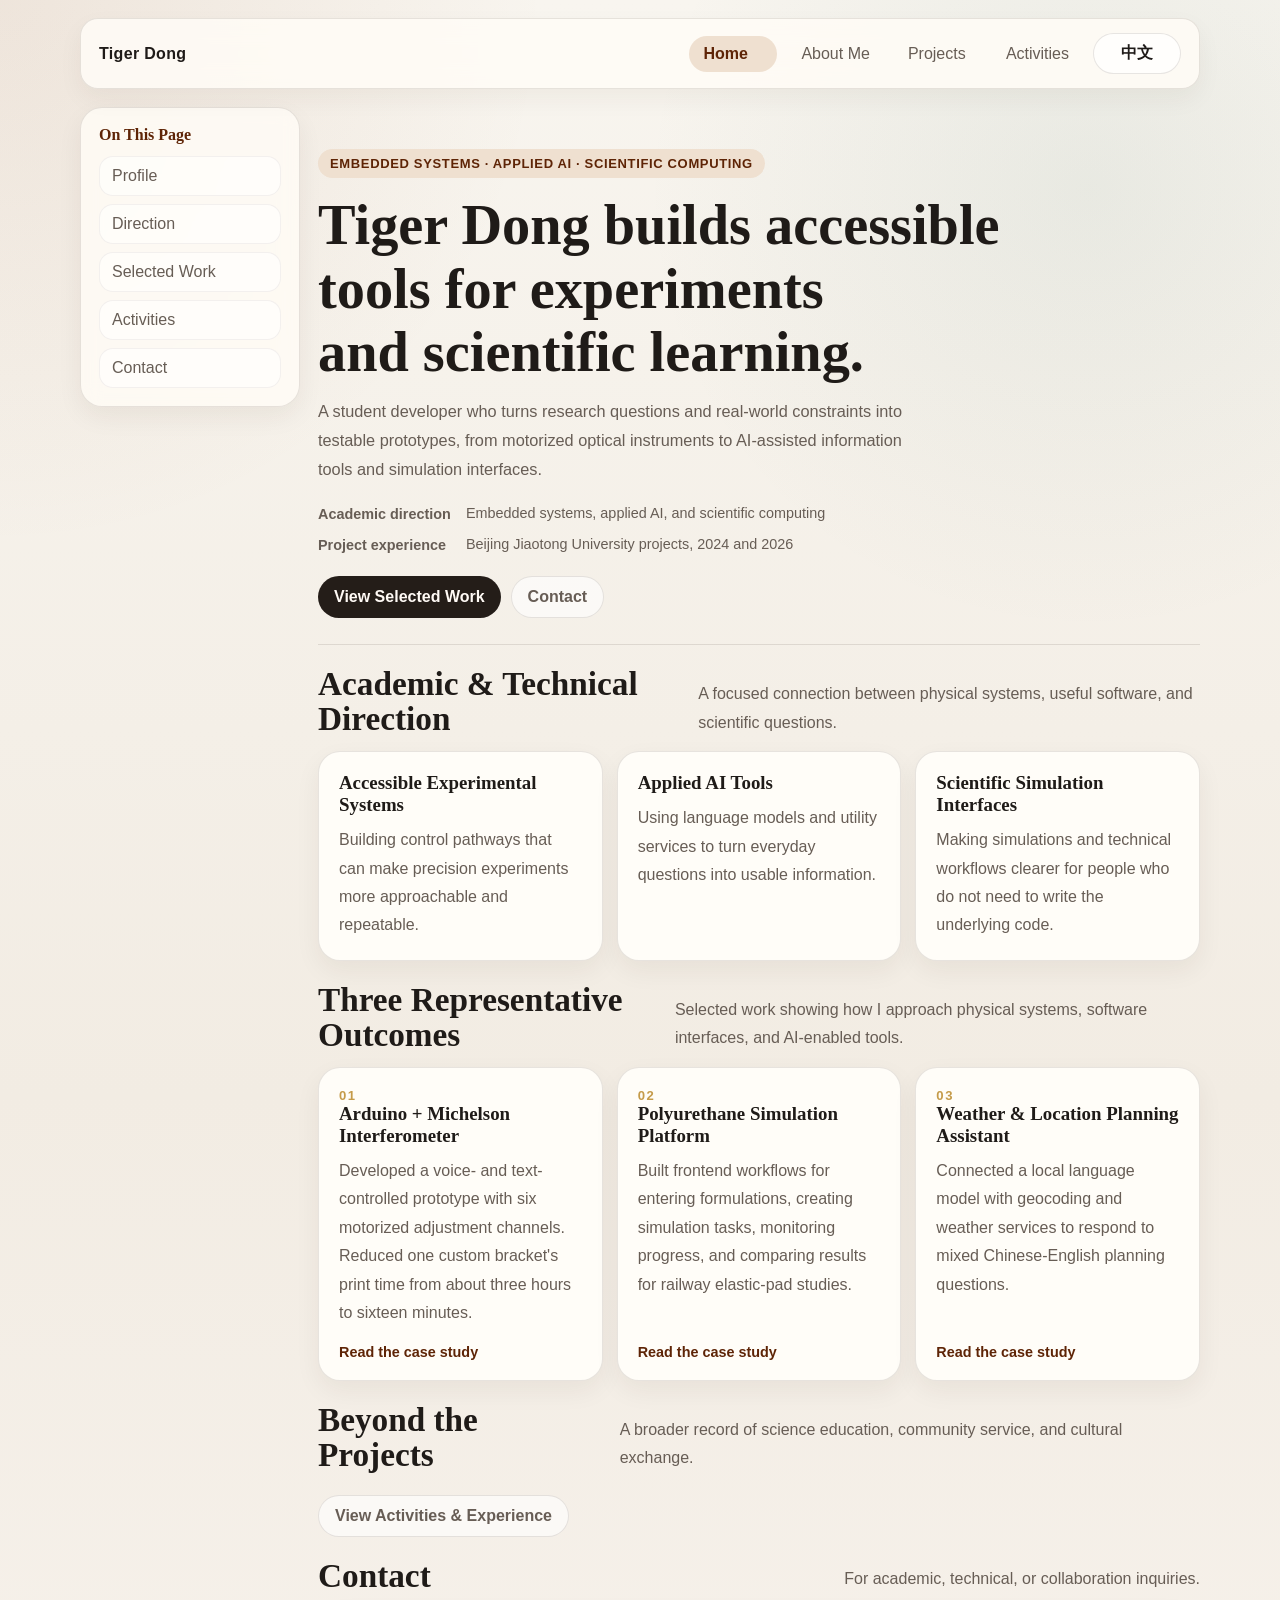
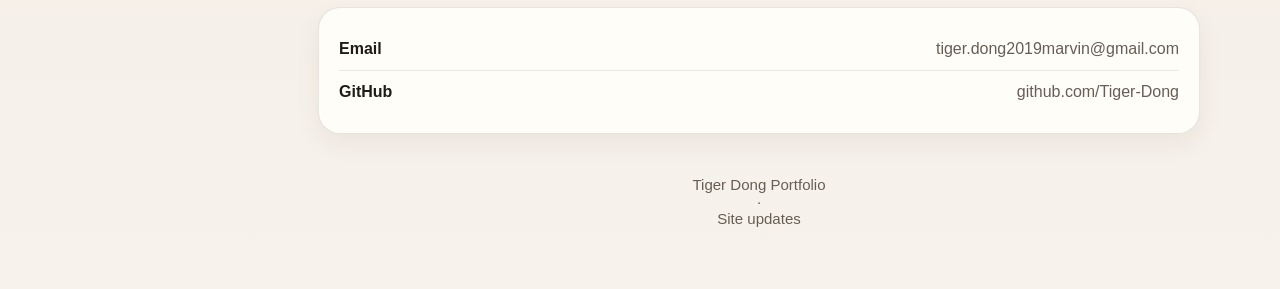
<file: index.html>
<!DOCTYPE html>
<html lang="en">
<head>
  <meta charset="UTF-8">
  <meta name="viewport" content="width=device-width, initial-scale=1.0">
  <meta name="description" content="Tiger Dong is a student developer focused on embedded systems, applied AI, and scientific computing.">
  <meta name="theme-color" content="#8a3f12">
  <link rel="canonical" href="https://tiger-dong.github.io/personal_webpage_TD/">
  <meta property="og:type" content="website">
  <meta property="og:title" content="Tiger Dong | Embedded Systems &amp; Applied AI">
  <meta property="og:description" content="Selected work in accessible experiments, applied AI, and scientific computing.">
  <meta property="og:url" content="https://tiger-dong.github.io/personal_webpage_TD/">
  <meta name="twitter:card" content="summary">
  <link rel="icon" href="assets/favicon.svg" type="image/svg+xml">
  <title>Tiger Dong | Embedded Systems &amp; Applied AI</title>
  <link rel="stylesheet" href="assets/style.css">
</head>
<body class="locale-en">
  <div class="wrap">
    <header class="topbar">
      <a class="brand" href="index.html">Tiger Dong</a>
      <div class="topbar-actions">
        <nav class="nav" aria-label="Main navigation">
          <a class="active" aria-current="page" href="index.html"><span class="lang-en">Home</span><span class="lang-zh">主页</span></a>
          <a href="about.html"><span class="lang-en">About Me</span><span class="lang-zh">个人介绍</span></a>
          <a href="project_interface.html"><span class="lang-en">Projects</span><span class="lang-zh">项目</span></a>
          <a href="activities.html"><span class="lang-en">Activities</span><span class="lang-zh">活动经历</span></a>
        </nav>
        <button class="lang-toggle" type="button" data-lang-toggle>中文</button>
      </div>
    </header>

    <div class="page-layout">
      <aside class="sidebar">
        <h3><span class="lang-en">On This Page</span><span class="lang-zh">当前页面</span></h3>
        <nav class="sidebar-nav">
          <a href="#about"><span class="lang-en">Profile</span><span class="lang-zh">个人定位</span></a>
          <a href="#focus"><span class="lang-en">Direction</span><span class="lang-zh">关注方向</span></a>
          <a href="#featured"><span class="lang-en">Selected Work</span><span class="lang-zh">代表成果</span></a>
          <a href="#activities"><span class="lang-en">Activities</span><span class="lang-zh">活动经历</span></a>
          <a href="#contact"><span class="lang-en">Contact</span><span class="lang-zh">联系</span></a>
        </nav>
      </aside>

      <main class="main-content">
        <section class="activity-intro page-intro" id="about">
          <div class="hero-copy">
            <span class="eyebrow"><span class="lang-en">EMBEDDED SYSTEMS · APPLIED AI · SCIENTIFIC COMPUTING</span><span class="lang-zh">嵌入式系统 · 应用 AI · 科学计算</span></span>
            <h1><span class="lang-en">Tiger Dong builds accessible tools for experiments and scientific learning.</span><span class="lang-zh">Tiger Dong 致力于构建更易参与的实验与科学学习工具。</span></h1>
            <p><span class="lang-en">A student developer who turns research questions and real-world constraints into testable prototypes, from motorized optical instruments to AI-assisted information tools and simulation interfaces.</span><span class="lang-zh">一名将研究问题和现实限制转化为可测试原型的学生开发者，实践范围包括电机化光学仪器、AI 辅助信息工具与仿真界面。</span></p>
            <div class="profile-facts" aria-label="Profile highlights">
              <div><strong><span class="lang-en">Academic direction</span><span class="lang-zh">学术方向</span></strong><span><span class="lang-en">Embedded systems, applied AI, and scientific computing</span><span class="lang-zh">嵌入式系统、应用 AI 与科学计算</span></span></div>
              <div><strong><span class="lang-en">Project experience</span><span class="lang-zh">项目经历</span></strong><span><span class="lang-en">Beijing Jiaotong University projects, 2024 and 2026</span><span class="lang-zh">北京交通大学项目经历，2024 年与 2026 年</span></span></div>
            </div>
            <div class="actions">
              <a class="button primary" href="project_interface.html"><span class="lang-en">View Selected Work</span><span class="lang-zh">查看代表项目</span></a>
              <a class="button secondary" href="#contact"><span class="lang-en">Contact</span><span class="lang-zh">联系方式</span></a>
            </div>
          </div>
        </section>

        <section class="section" id="focus">
          <div class="section-head">
            <h2><span class="lang-en">Academic &amp; Technical Direction</span><span class="lang-zh">学术与技术方向</span></h2>
            <p><span class="lang-en">A focused connection between physical systems, useful software, and scientific questions.</span><span class="lang-zh">将物理系统、实用软件与科学问题连接起来。</span></p>
          </div>
          <div class="grid">
            <article class="card"><h3><span class="lang-en">Accessible Experimental Systems</span><span class="lang-zh">无障碍实验系统</span></h3><p><span class="lang-en">Building control pathways that can make precision experiments more approachable and repeatable.</span><span class="lang-zh">构建控制路径，让精密实验更易参与、更便于重复操作。</span></p></article>
            <article class="card"><h3><span class="lang-en">Applied AI Tools</span><span class="lang-zh">应用 AI 工具</span></h3><p><span class="lang-en">Using language models and utility services to turn everyday questions into usable information.</span><span class="lang-zh">结合语言模型和实用服务，将日常问题转化为可用信息。</span></p></article>
            <article class="card"><h3><span class="lang-en">Scientific Simulation Interfaces</span><span class="lang-zh">科学仿真界面</span></h3><p><span class="lang-en">Making simulations and technical workflows clearer for people who do not need to write the underlying code.</span><span class="lang-zh">让不需要编写底层代码的使用者也能更清楚地理解仿真与技术流程。</span></p></article>
          </div>
        </section>

        <section class="section" id="featured">
          <div class="section-head">
            <h2><span class="lang-en">Three Representative Outcomes</span><span class="lang-zh">三项代表成果</span></h2>
            <p><span class="lang-en">Selected work showing how I approach physical systems, software interfaces, and AI-enabled tools.</span><span class="lang-zh">从实体系统、软件界面到 AI 工具，展示我的项目实践方式。</span></p>
          </div>
          <div class="grid">
            <article class="card feature-card"><span class="feature-index">01</span><h3>Arduino + Michelson Interferometer</h3><p><span class="lang-en">Developed a voice- and text-controlled prototype with six motorized adjustment channels. Reduced one custom bracket's print time from about three hours to sixteen minutes.</span><span class="lang-zh">开发具备六路电机调节通道的语音与文字控制原型，并将一个定制支架的打印时间从约三小时缩短至十六分钟。</span></p><a class="card-cta" href="project_interface.html#michelson"><span class="lang-en">Read the case study</span><span class="lang-zh">阅读项目案例</span></a></article>
            <article class="card feature-card"><span class="feature-index">02</span><h3><span class="lang-en">Polyurethane Simulation Platform</span><span class="lang-zh">聚氨酯材料模拟平台</span></h3><p><span class="lang-en">Built frontend workflows for entering formulations, creating simulation tasks, monitoring progress, and comparing results for railway elastic-pad studies.</span><span class="lang-zh">为铁路弹性垫板配方研究构建前端流程，支持配方输入、模拟任务创建、进度监控与结果比较。</span></p><a class="card-cta" href="project_interface.html#polyurethane"><span class="lang-en">Read the case study</span><span class="lang-zh">阅读项目案例</span></a></article>
            <article class="card feature-card"><span class="feature-index">03</span><h3><span class="lang-en">Weather &amp; Location Planning Assistant</span><span class="lang-zh">天气与地点规划助手</span></h3><p><span class="lang-en">Connected a local language model with geocoding and weather services to respond to mixed Chinese-English planning questions.</span><span class="lang-zh">将本地语言模型与地理编码、天气服务结合，回应中英文混合的出行规划提问。</span></p><a class="card-cta" href="project_interface.html#agent-service"><span class="lang-en">Read the case study</span><span class="lang-zh">阅读项目案例</span></a></article>
          </div>
        </section>

        <section class="section activity-preview" id="activities">
          <div class="section-head"><h2><span class="lang-en">Beyond the Projects</span><span class="lang-zh">项目之外</span></h2><p><span class="lang-en">A broader record of science education, community service, and cultural exchange.</span><span class="lang-zh">实践科学教育、社区服务与文化交流的完整记录。</span></p></div>
          <div class="actions"><a class="button secondary" href="activities.html"><span class="lang-en">View Activities &amp; Experience</span><span class="lang-zh">查看活动与经历</span></a></div>
        </section>

        <section class="section" id="contact">
          <div class="section-head"><h2><span class="lang-en">Contact</span><span class="lang-zh">联系方式</span></h2><p><span class="lang-en">For academic, technical, or collaboration inquiries.</span><span class="lang-zh">欢迎就学术、技术或合作事宜联系我。</span></p></div>
          <div class="contact-card"><div class="contact-row"><strong>Email</strong><a href="mailto:tiger.dong2019marvin@gmail.com">tiger.dong2019marvin@gmail.com</a></div><div class="contact-row"><strong>GitHub</strong><a href="https://github.com/Tiger-Dong" target="_blank" rel="noreferrer">github.com/Tiger-Dong</a></div></div>
        </section>

        <footer class="footer"><span class="lang-en">Tiger Dong Portfolio</span><span class="lang-zh">Tiger Dong 作品集</span><span class="footer-divider" aria-hidden="true">·</span><a class="footer-update" href="history_update.html"><span class="lang-en">Site updates</span><span class="lang-zh">网站更新</span></a></footer>
      </main>
    </div>
  </div>
  <script src="assets/script.js"></script>
</body>
</html>
</file>
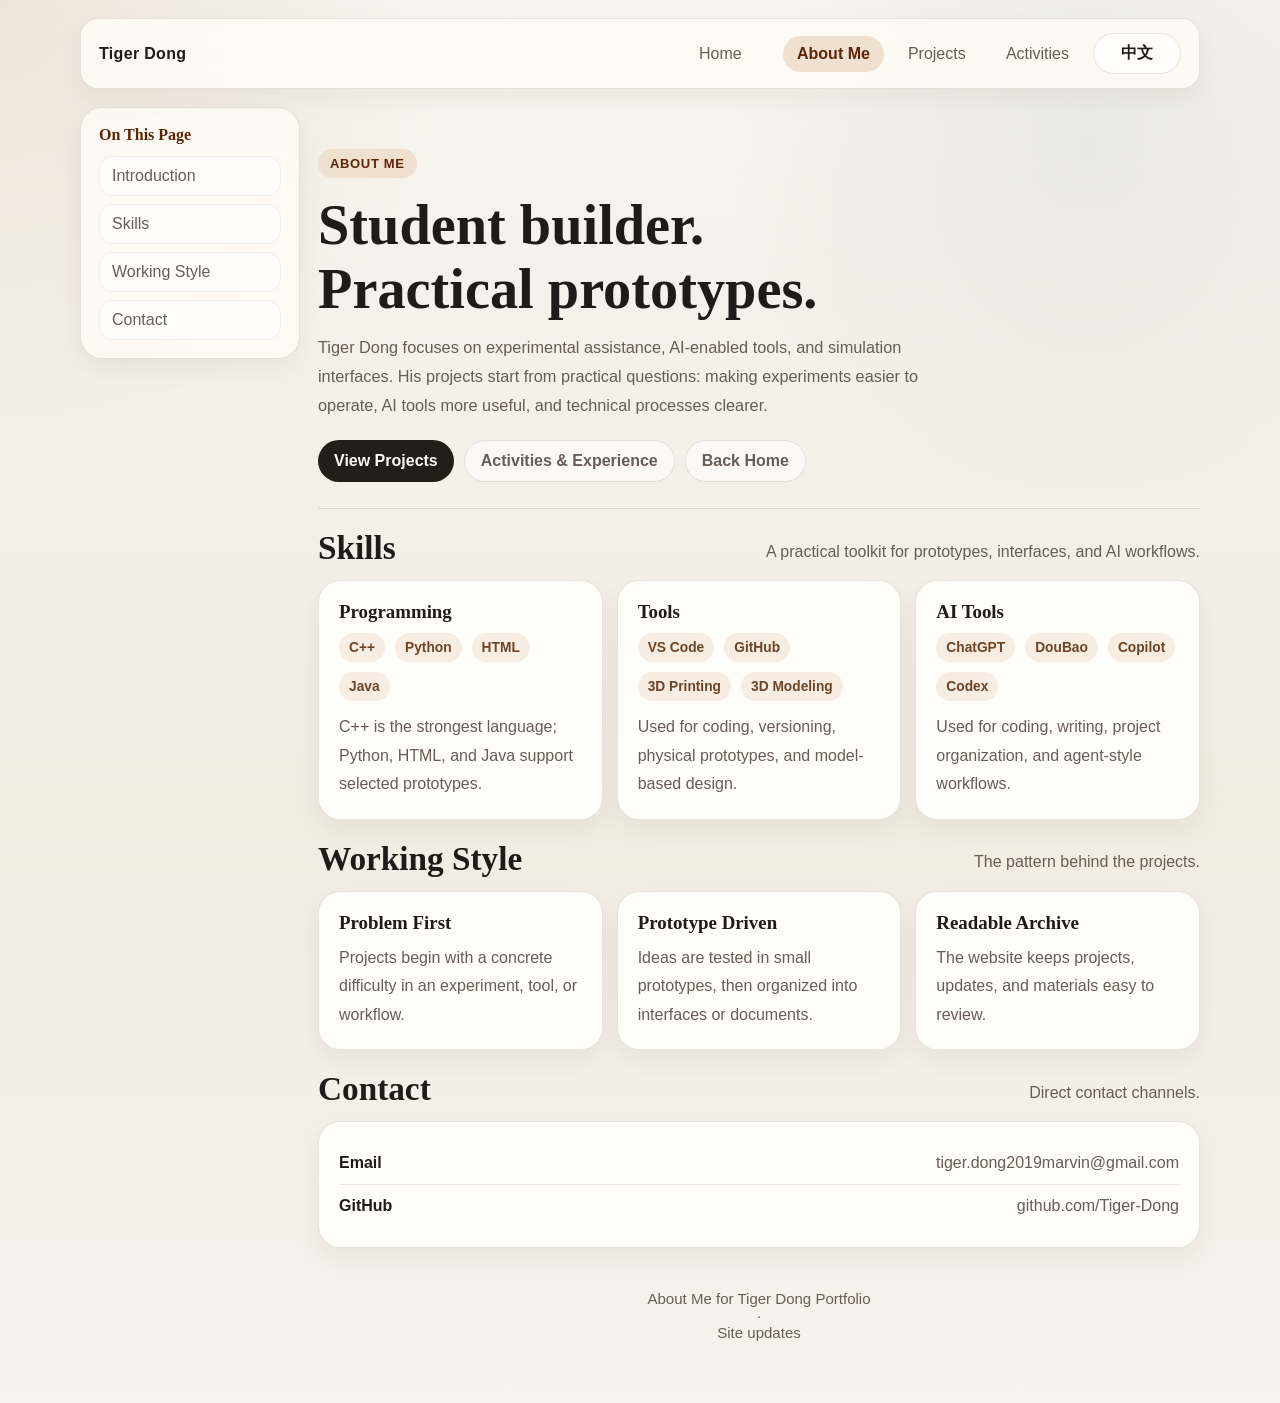
<file: about.html>
<!DOCTYPE html>
<html lang="en">
<head>
  <meta charset="UTF-8">
  <meta name="viewport" content="width=device-width, initial-scale=1.0">
  <meta name="description" content="Personal introduction for Tiger Dong.">
  <title>Tiger Dong | About Me</title>
  <link rel="stylesheet" href="assets/style.css">
  <meta name="theme-color" content="#8a3f12">
  <link rel="canonical" href="https://tiger-dong.github.io/personal_webpage_TD/about.html">
  <meta property="og:type" content="profile">
  <meta property="og:title" content="About Tiger Dong">
  <meta property="og:description" content="Student developer focused on embedded systems, applied AI, and scientific computing.">
  <meta property="og:url" content="https://tiger-dong.github.io/personal_webpage_TD/about.html">
  <meta name="twitter:card" content="summary">
  <link rel="icon" href="assets/favicon.svg" type="image/svg+xml">
</head>
<body class="locale-en">
  <div class="wrap">
    <header class="topbar">
      <a class="brand" href="index.html">Tiger Dong</a>
      <div class="topbar-actions">
        <nav class="nav" aria-label="Main navigation">
          <a href="index.html"><span class="lang-en">Home</span><span class="lang-zh">主页</span></a>
          <a class="active" href="about.html"><span class="lang-en">About Me</span><span class="lang-zh">个人介绍</span></a>
          <a href="project_interface.html"><span class="lang-en">Projects</span><span class="lang-zh">项目</span></a>
          <a href="activities.html"><span class="lang-en">Activities</span><span class="lang-zh">活动经历</span></a>
        </nav>
        <button class="lang-toggle" type="button" data-lang-toggle>中文</button>
      </div>
    </header>

    <div class="page-layout">
      <aside class="sidebar">
        <h3><span class="lang-en">On This Page</span><span class="lang-zh">当前页面</span></h3>
        <nav class="sidebar-nav">
          <a href="#intro"><span class="lang-en">Introduction</span><span class="lang-zh">个人介绍</span></a>
          <a href="#skills"><span class="lang-en">Skills</span><span class="lang-zh">技能</span></a>
          <a href="#working-style"><span class="lang-en">Working Style</span><span class="lang-zh">工作方式</span></a>
          <a href="#contact"><span class="lang-en">Contact</span><span class="lang-zh">联系</span></a>
        </nav>
      </aside>

      <main class="main-content">
        <section class="activity-intro page-intro" id="intro">
          <div class="hero-copy">
            <span class="eyebrow"><span class="lang-en">ABOUT ME</span><span class="lang-zh">个人介绍</span></span>
            <h1><span class="lang-en">Student builder. Practical prototypes.</span><span class="lang-zh">关注实用技术原型的学生开发者。</span></h1>
            <p>
              <span class="lang-en">Tiger Dong focuses on experimental assistance, AI-enabled tools, and simulation interfaces. His projects start from practical questions: making experiments easier to operate, AI tools more useful, and technical processes clearer.</span>
              <span class="lang-zh">Tiger Dong 是一名关注实验辅助、AI 工具与仿真界面的学生开发者。他的工作常常从实际问题出发：如何让实验更容易操作，如何把 AI 变成真正可用的助手，以及如何通过界面让技术流程更清楚。</span>
            </p>
            <div class="actions">
              <a class="button primary" href="project_interface.html"><span class="lang-en">View Projects</span><span class="lang-zh">查看项目支撑</span></a>
              <a class="button secondary" href="activities.html"><span class="lang-en">Activities &amp; Experience</span><span class="lang-zh">活动与经历</span></a>
              <a class="button secondary" href="index.html"><span class="lang-en">Back Home</span><span class="lang-zh">返回主页</span></a>
            </div>
          </div>
        </section>

        <section class="section" id="skills">
          <div class="section-head">
            <h2><span class="lang-en">Skills</span><span class="lang-zh">技能</span></h2>
            <p><span class="lang-en">A practical toolkit for prototypes, interfaces, and AI workflows.</span><span class="lang-zh">面向原型、界面和 AI 辅助流程的实用技能组合。</span></p>
          </div>
          <div class="grid">
            <article class="card">
              <h3><span class="lang-en">Programming</span><span class="lang-zh">编程语言</span></h3>
              <div class="chips">
                <span class="chip">C++</span>
                <span class="chip">Python</span>
                <span class="chip">HTML</span>
                <span class="chip">Java</span>
              </div>
              <p style="margin-top: 12px;"><span class="lang-en">C++ is the strongest language; Python, HTML, and Java support selected prototypes.</span><span class="lang-zh">C++ 是目前最主要的编程语言；Python、HTML 和 Java 用于部分任务和原型实践。</span></p>
            </article>
            <article class="card">
              <h3><span class="lang-en">Tools</span><span class="lang-zh">工具与制作</span></h3>
              <div class="chips">
                <span class="chip">VS Code</span>
                <span class="chip">GitHub</span>
                <span class="chip">3D Printing</span>
                <span class="chip">3D Modeling</span>
              </div>
              <p style="margin-top: 12px;"><span class="lang-en">Used for coding, versioning, physical prototypes, and model-based design.</span><span class="lang-zh">这些工具支持代码编写、版本整理、实体原型制作和建模设计。</span></p>
            </article>
            <article class="card">
              <h3><span class="lang-en">AI Tools</span><span class="lang-zh">AI 工具</span></h3>
              <div class="chips">
                <span class="chip">ChatGPT</span>
                <span class="chip">DouBao</span>
                <span class="chip">Copilot</span>
                <span class="chip">Codex</span>
              </div>
              <p style="margin-top: 12px;"><span class="lang-en">Used for coding, writing, project organization, and agent-style workflows.</span><span class="lang-zh">AI 工具用于代码辅助、文字整理、项目组织，以及探索智能体式工作流程。</span></p>
            </article>
          </div>
        </section>

        <section class="section" id="working-style">
          <div class="section-head">
            <h2><span class="lang-en">Working Style</span><span class="lang-zh">工作方式</span></h2>
            <p><span class="lang-en">The pattern behind the projects.</span><span class="lang-zh">当前网站项目背后的共同工作方式。</span></p>
          </div>
          <div class="grid">
            <article class="card">
              <h3><span class="lang-en">Problem First</span><span class="lang-zh">问题优先</span></h3>
              <p><span class="lang-en">Projects begin with a concrete difficulty in an experiment, tool, or workflow.</span><span class="lang-zh">项目通常从实验、工具或流程中的具体困难开始。</span></p>
            </article>
            <article class="card">
              <h3><span class="lang-en">Prototype Driven</span><span class="lang-zh">原型驱动</span></h3>
              <p><span class="lang-en">Ideas are tested in small prototypes, then organized into interfaces or documents.</span><span class="lang-zh">先通过小型原型验证想法，再整理成更清晰的界面或文档。</span></p>
            </article>
            <article class="card">
              <h3><span class="lang-en">Readable Archive</span><span class="lang-zh">可读归档</span></h3>
              <p><span class="lang-en">The website keeps projects, updates, and materials easy to review.</span><span class="lang-zh">这个网站也是个人归档，用来更方便地回顾项目、更新和资料。</span></p>
            </article>
          </div>
        </section>

        <section class="section" id="contact">
          <div class="section-head">
            <h2><span class="lang-en">Contact</span><span class="lang-zh">联系方式</span></h2>
            <p><span class="lang-en">Direct contact channels.</span><span class="lang-zh">直接联系方式。</span></p>
          </div>
          <div class="contact-card">
            <div class="contact-row">
              <strong>Email</strong>
              <a href="mailto:tiger.dong2019marvin@gmail.com">tiger.dong2019marvin@gmail.com</a>
            </div>
            <div class="contact-row">
              <strong>GitHub</strong>
              <a href="https://github.com/Tiger-Dong" target="_blank" rel="noreferrer">github.com/Tiger-Dong</a>
            </div>
          </div>
        </section>

        <footer class="footer">
          <span class="lang-en">About Me for Tiger Dong Portfolio</span>
          <span class="lang-zh">Tiger Dong 作品集 个人介绍</span>
        <span class="footer-divider" aria-hidden="true">·</span><a class="footer-update" href="history_update.html"><span class="lang-en">Site updates</span><span class="lang-zh">网站更新</span></a></footer>
      </main>
    </div>
  </div>
  <script src="assets/script.js"></script>
</body>
</html>
</file>
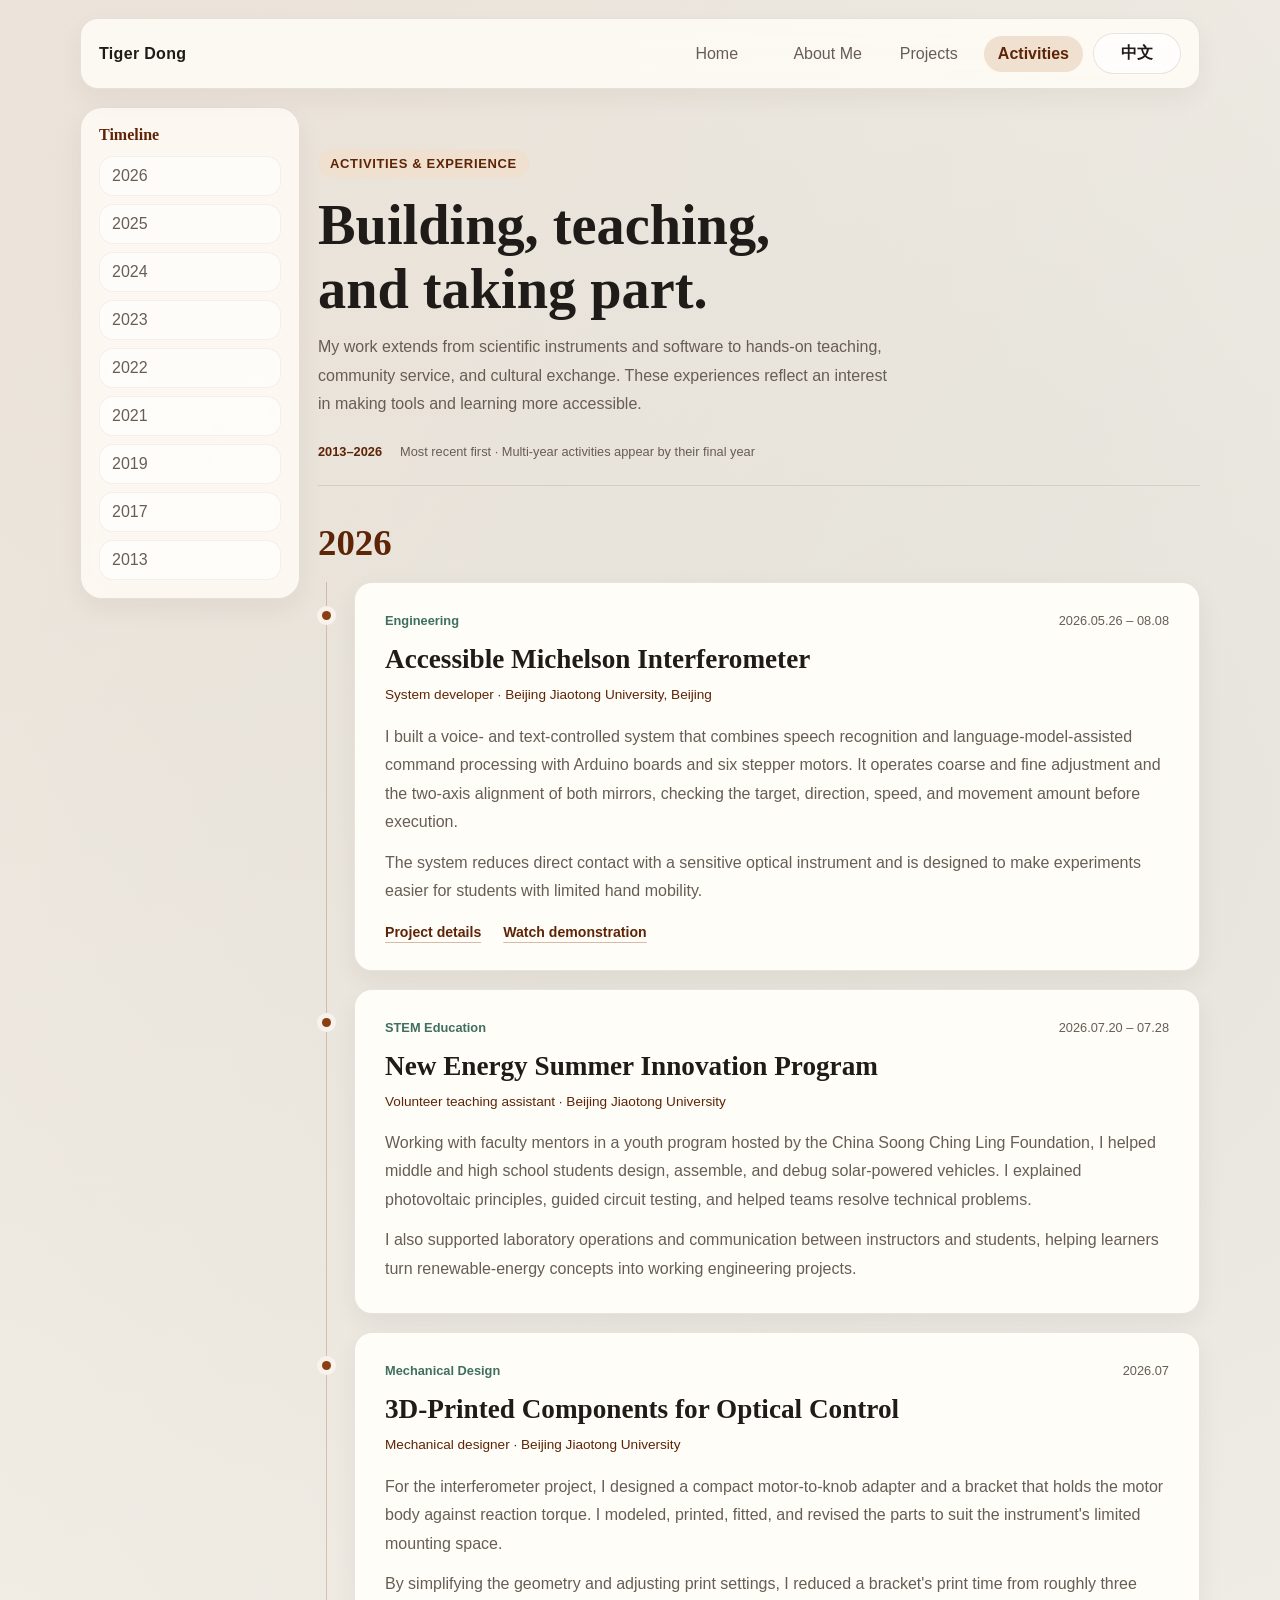
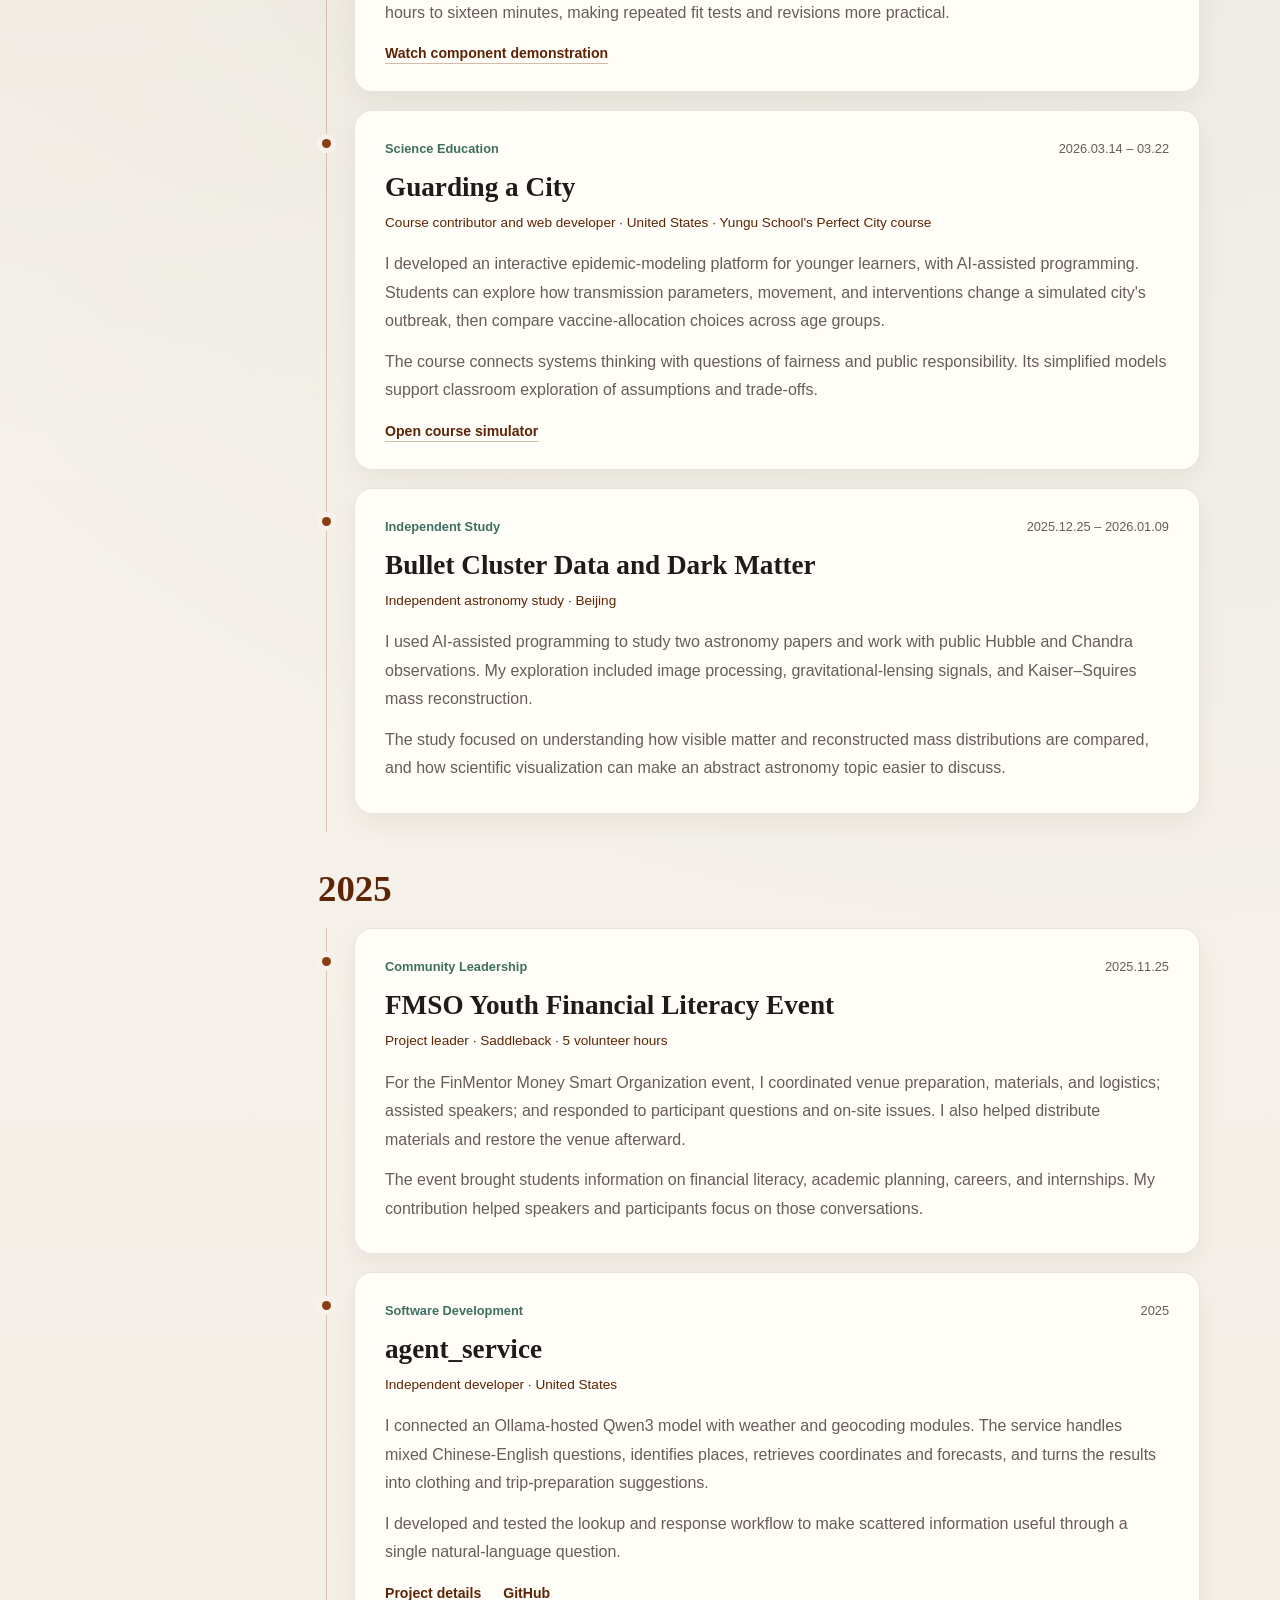
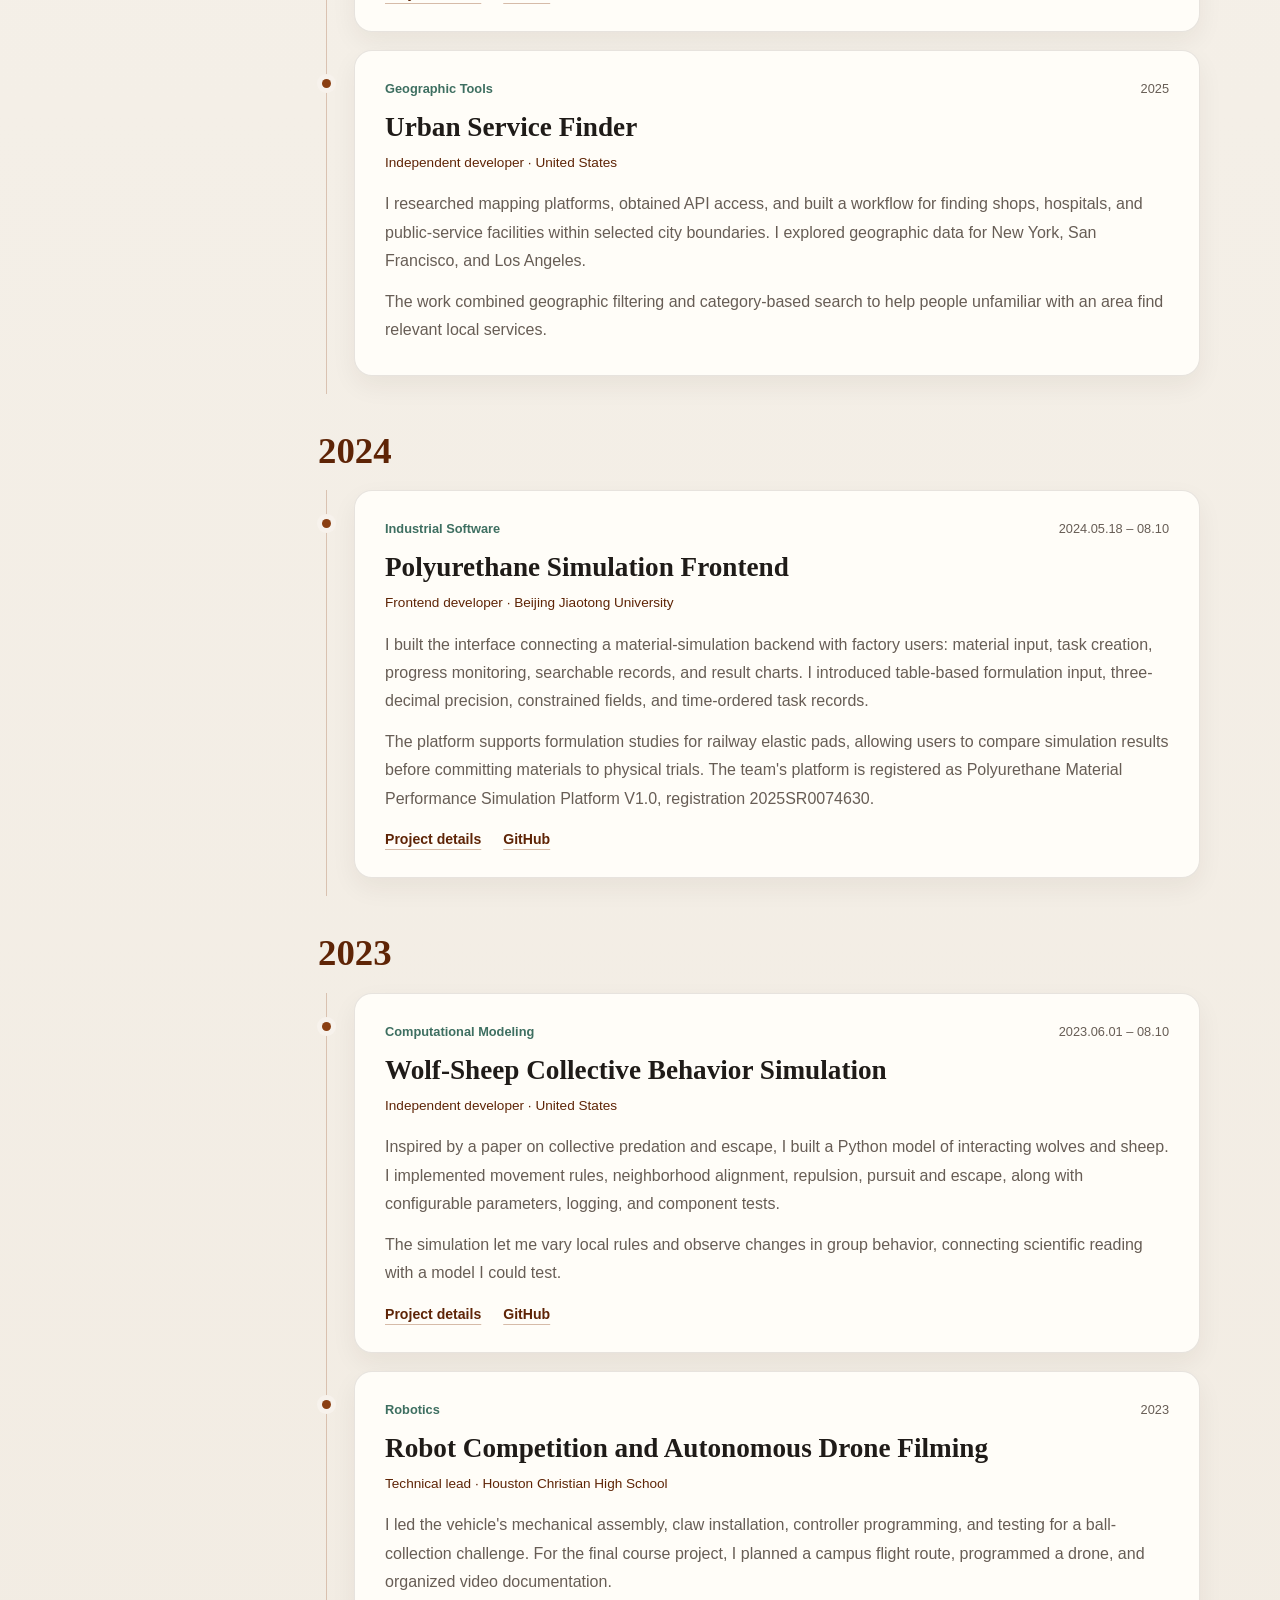
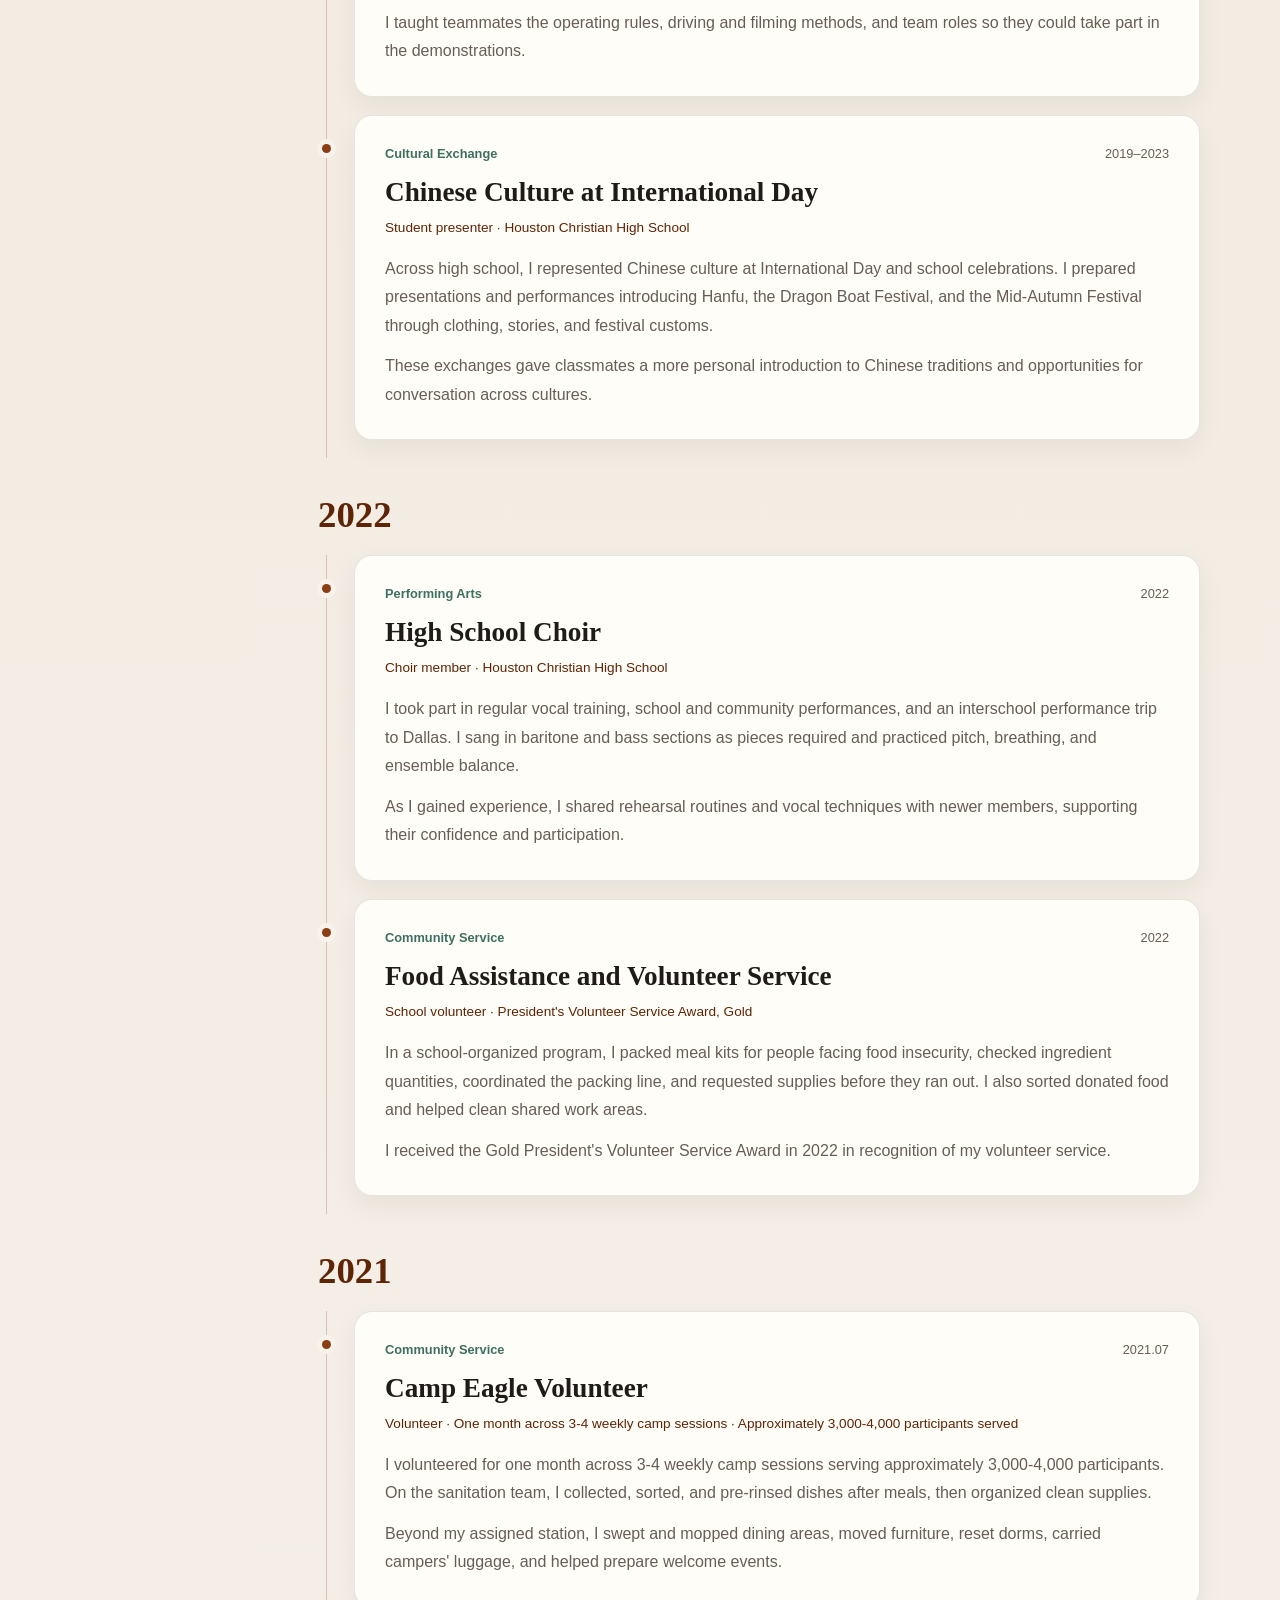
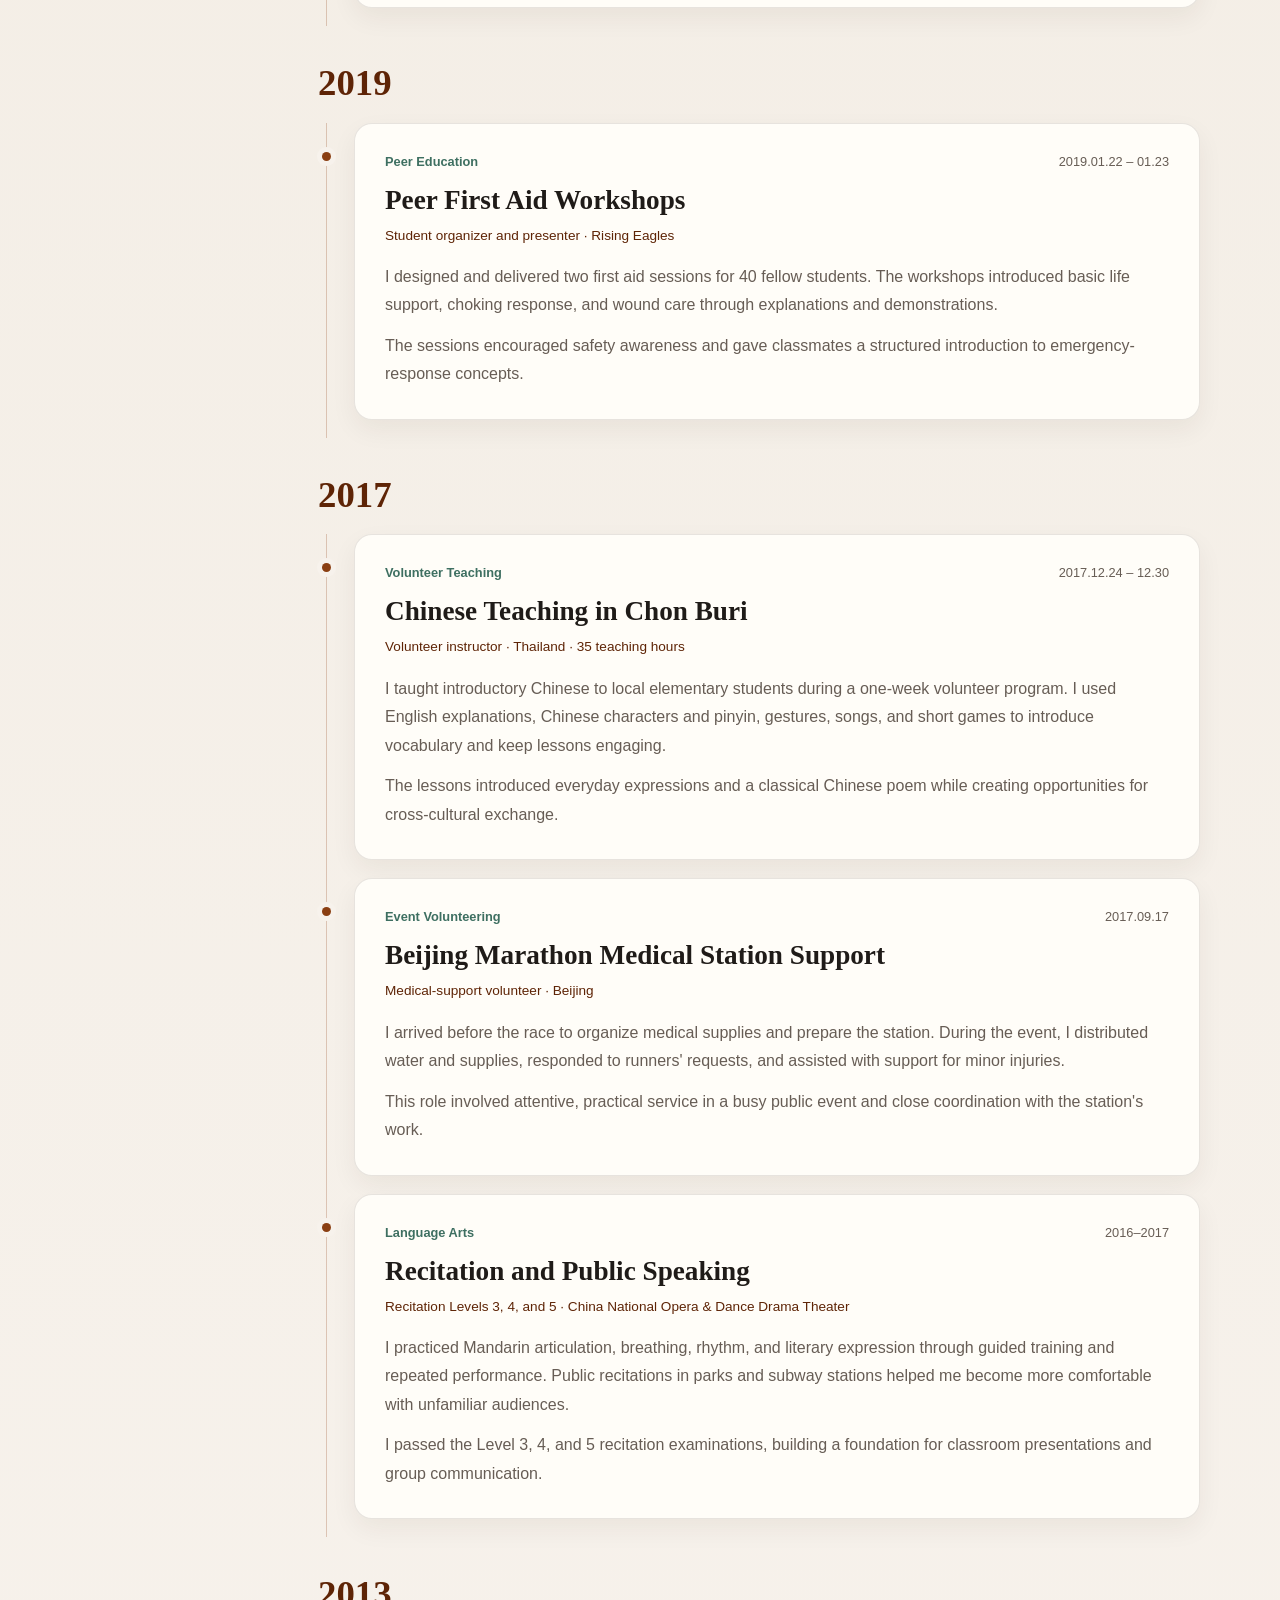
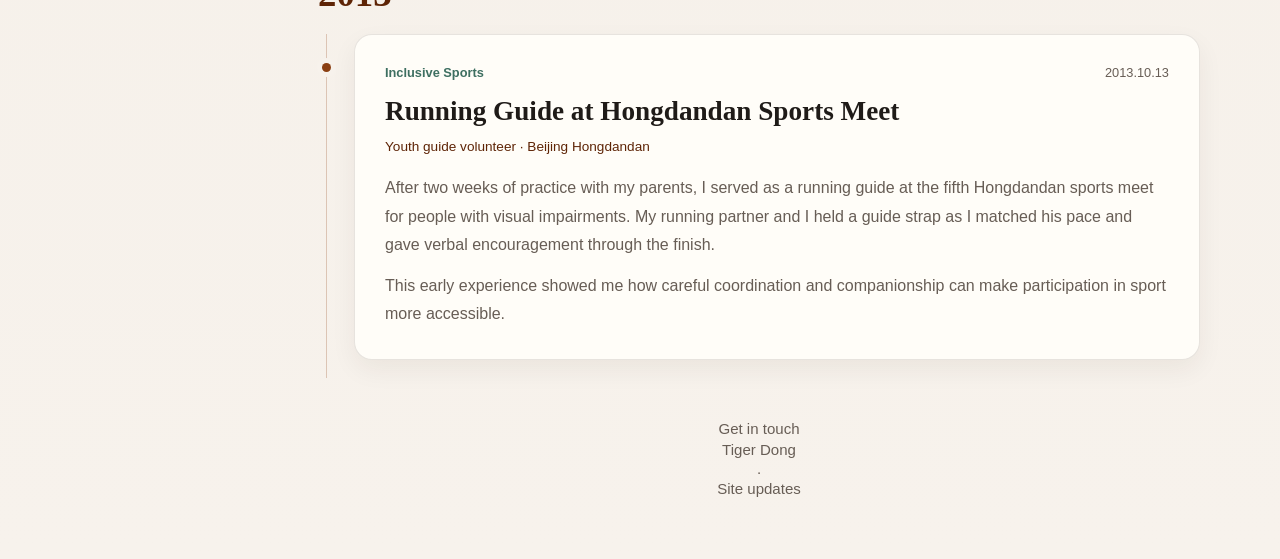
<file: activities.html>
<!DOCTYPE html>
<html lang="en">
<head>
  <meta charset="UTF-8">
  <meta name="viewport" content="width=device-width, initial-scale=1.0">
  <meta name="description" content="Tiger Dong's activities in engineering, science education, community service, and cultural exchange, from 2013 to 2026.">
  <title>Tiger Dong | Activities</title>
  <link rel="stylesheet" href="assets/style.css">
  <meta name="theme-color" content="#8a3f12">
  <link rel="canonical" href="https://tiger-dong.github.io/personal_webpage_TD/activities.html">
  <meta property="og:type" content="website">
  <meta property="og:title" content="Tiger Dong | Activities &amp; Experience">
  <meta property="og:description" content="Engineering, science education, community service, and cultural exchange.">
  <meta property="og:url" content="https://tiger-dong.github.io/personal_webpage_TD/activities.html">
  <meta name="twitter:card" content="summary">
  <link rel="icon" href="assets/favicon.svg" type="image/svg+xml">
</head>
<body class="locale-en activities-page">
  <a class="skip-link" href="#main"><span class="lang-en">Skip to content</span><span class="lang-zh">跳至正文</span></a>
  <div class="wrap">
    <header class="topbar">
      <a class="brand" href="index.html">Tiger Dong</a>
      <div class="topbar-actions">
        <nav class="nav" aria-label="Main navigation">
          <a href="index.html"><span class="lang-en">Home</span><span class="lang-zh">主页</span></a>
          <a href="about.html"><span class="lang-en">About Me</span><span class="lang-zh">个人介绍</span></a>
          <a href="project_interface.html"><span class="lang-en">Projects</span><span class="lang-zh">项目</span></a>
          <a class="active" aria-current="page" href="activities.html"><span class="lang-en">Activities</span><span class="lang-zh">活动经历</span></a>
        </nav>
        <button class="lang-toggle" type="button" data-lang-toggle>中文</button>
      </div>
    </header>
    <div class="page-layout">
      <aside class="sidebar">
        <h3><span class="lang-en">Timeline</span><span class="lang-zh">时间线</span></h3>
        <nav class="sidebar-nav" aria-label="Activity years">
          <a href="#year-2026">2026</a>
          <a href="#year-2025">2025</a>
          <a href="#year-2024">2024</a>
          <a href="#year-2023">2023</a>
          <a href="#year-2022">2022</a>
          <a href="#year-2021">2021</a>
          <a href="#year-2019">2019</a>
          <a href="#year-2017">2017</a>
          <a href="#year-2013">2013</a>
        </nav>
      </aside>
      <main class="main-content" id="main">
        <section class="activity-intro" aria-labelledby="activities-title">
          <span class="eyebrow"><span class="lang-en">ACTIVITIES &amp; EXPERIENCE</span><span class="lang-zh">活动与经历</span></span>
          <h1 id="activities-title"><span class="lang-en">Building, teaching,<br>and taking part.</span><span class="lang-zh">开发、教学与参与。</span></h1>
          <p><span class="lang-en">My work extends from scientific instruments and software to hands-on teaching, community service, and cultural exchange. These experiences reflect an interest in making tools and learning more accessible.</span><span class="lang-zh">从科学仪器与软件开发，到实践教学、社区服务与文化交流，我关注如何让工具更易使用，让更多人能够参与学习和实践。</span></p>
          <div class="activity-index"><span>2013–2026</span><span class="lang-en">Most recent first · Multi-year activities appear by their final year</span><span class="lang-zh">按最近参与时间倒序排列 · 跨年经历归入结束年份</span></div>
        </section>

        <section class="activity-year" id="year-2026" aria-labelledby="heading-2026">
          <h2 id="heading-2026">2026</h2>
          <ol class="activity-timeline">
            <li><article class="activity-entry" id="michelson">
              <div class="activity-meta"><span class="activity-category"><span class="lang-en">Engineering</span><span class="lang-zh">工程开发</span></span><span><time datetime="2026-05-26">2026.05.26</time> – <time datetime="2026-08-08">08.08</time></span></div>
              <h3><span class="lang-en">Accessible Michelson Interferometer</span><span class="lang-zh">无障碍迈克耳孙干涉仪控制系统</span></h3>
              <p class="activity-role"><span class="lang-en">System developer · Beijing Jiaotong University, Beijing</span><span class="lang-zh">系统开发 · 北京交通大学，北京</span></p>
              <p><span class="lang-en">I built a voice- and text-controlled system that combines speech recognition and language-model-assisted command processing with Arduino boards and six stepper motors. It operates coarse and fine adjustment and the two-axis alignment of both mirrors, checking the target, direction, speed, and movement amount before execution.</span><span class="lang-zh">我将语音识别、大语言模型辅助指令处理与 Arduino、六组步进电机连接，开发语音和文字控制系统，实现粗调、细调与两面反射镜的双轴调节。系统在执行前核对目标、方向、速度与运动量，并拒绝不明确的指令。</span></p>
              <p><span class="lang-en">The system reduces direct contact with a sensitive optical instrument and is designed to make experiments easier for students with limited hand mobility.</span><span class="lang-zh">系统减少了对精密光学仪器的直接接触，旨在降低对手部精细动作的依赖，让手部活动受限的学生更容易参与实验。</span></p>
              <div class="activity-links"><a href="project_interface.html#michelson"><span class="lang-en">Project details</span><span class="lang-zh">项目详情</span></a><a href="https://youtu.be/soUNO5ICLBM" target="_blank" rel="noreferrer"><span class="lang-en">Watch demonstration</span><span class="lang-zh">观看演示</span></a></div>
            </article></li>
            <li><article class="activity-entry" id="new-energy">
              <div class="activity-meta"><span class="activity-category"><span class="lang-en">STEM Education</span><span class="lang-zh">科学教育</span></span><span><time datetime="2026-07-20">2026.07.20</time> – <time datetime="2026-07-28">07.28</time></span></div>
              <h3><span class="lang-en">New Energy Summer Innovation Program</span><span class="lang-zh">新时代筑梦新能源暑期创新活动</span></h3>
              <p class="activity-role"><span class="lang-en">Volunteer teaching assistant · Beijing Jiaotong University</span><span class="lang-zh">志愿助教 · 北京交通大学</span></p>
              <p><span class="lang-en">Working with faculty mentors in a youth program hosted by the China Soong Ching Ling Foundation, I helped middle and high school students design, assemble, and debug solar-powered vehicles. I explained photovoltaic principles, guided circuit testing, and helped teams resolve technical problems.</span><span class="lang-zh">在中国宋庆龄基金会主办的青少年活动中，我配合教师指导初高中学生设计、组装和调试太阳能小车，讲解光伏原理，协助电路测试，并帮助小组排查技术问题。</span></p>
              <p><span class="lang-en">I also supported laboratory operations and communication between instructors and students, helping learners turn renewable-energy concepts into working engineering projects.</span><span class="lang-zh">我同时协助实验室现场组织与师生沟通，让学生通过可操作的工程项目理解可再生能源，并练习团队协作。</span></p>
            </article></li>
            <li><article class="activity-entry" id="mechanical-design">
              <div class="activity-meta"><span class="activity-category"><span class="lang-en">Mechanical Design</span><span class="lang-zh">机械设计</span></span><time datetime="2026-07">2026.07</time></div>
              <h3><span class="lang-en">3D-Printed Components for Optical Control</span><span class="lang-zh">光学控制系统的 3D 打印组件</span></h3>
              <p class="activity-role"><span class="lang-en">Mechanical designer · Beijing Jiaotong University</span><span class="lang-zh">机械结构设计 · 北京交通大学</span></p>
              <p><span class="lang-en">For the interferometer project, I designed a compact motor-to-knob adapter and a bracket that holds the motor body against reaction torque. I modeled, printed, fitted, and revised the parts to suit the instrument's limited mounting space.</span><span class="lang-zh">作为干涉仪项目的一部分，我设计紧凑的电机—旋钮转接件，以及抵抗反作用扭矩的电机固定支架，完成建模、打印、装配与调整，以适应仪器有限的安装空间。</span></p>
              <p><span class="lang-en">By simplifying the geometry and adjusting print settings, I reduced a bracket's print time from roughly three hours to sixteen minutes, making repeated fit tests and revisions more practical.</span><span class="lang-zh">通过简化结构和调整打印参数，我将单个支架的打印时间从约三小时缩短至十六分钟，便于反复测试尺寸和改进装配。</span></p>
              <div class="activity-links"><a href="https://youtu.be/Xa32R2NpT-M" target="_blank" rel="noreferrer"><span class="lang-en">Watch component demonstration</span><span class="lang-zh">观看组件演示</span></a></div>
            </article></li>
            <li><article class="activity-entry" id="guarding-city">
              <div class="activity-meta"><span class="activity-category"><span class="lang-en">Science Education</span><span class="lang-zh">科普教学</span></span><span><time datetime="2026-03-14">2026.03.14</time> – <time datetime="2026-03-22">03.22</time></span></div>
              <h3><span class="lang-en">Guarding a City</span><span class="lang-zh">守护一座城</span></h3>
              <p class="activity-role"><span class="lang-en">Course contributor and web developer · United States · Yungu School's Perfect City course</span><span class="lang-zh">课程共建与网页开发 · 美国 · 云谷学校「完美城市」课程</span></p>
              <p><span class="lang-en">I developed an interactive epidemic-modeling platform for younger learners, with AI-assisted programming. Students can explore how transmission parameters, movement, and interventions change a simulated city's outbreak, then compare vaccine-allocation choices across age groups.</span><span class="lang-zh">我借助 AI 辅助编程，为中小学生开发交互式疫情建模平台。学生可以改变传播参数、人口流动与干预措施，观察模拟城市的变化，并比较不同年龄群体间的疫苗分配方案。</span></p>
              <p><span class="lang-en">The course connects systems thinking with questions of fairness and public responsibility. Its simplified models support classroom exploration of assumptions and trade-offs.</span><span class="lang-zh">课程把系统思维与公平、公共责任结合起来，通过简化模型帮助学生讨论假设、资源限制与决策取舍。</span></p>
              <div class="activity-links"><a href="https://epidemicsim1.streamlit.app/" target="_blank" rel="noreferrer"><span class="lang-en">Open course simulator</span><span class="lang-zh">打开课程模拟器</span></a></div>
            </article></li>
            <li><article class="activity-entry" id="bullet-cluster">
              <div class="activity-meta"><span class="activity-category"><span class="lang-en">Independent Study</span><span class="lang-zh">自主研究学习</span></span><span><time datetime="2025-12-25">2025.12.25</time> – <time datetime="2026-01-09">2026.01.09</time></span></div>
              <h3><span class="lang-en">Bullet Cluster Data and Dark Matter</span><span class="lang-zh">子弹星系团数据与暗物质研究学习</span></h3>
              <p class="activity-role"><span class="lang-en">Independent astronomy study · Beijing</span><span class="lang-zh">天文学自主学习 · 北京</span></p>
              <p><span class="lang-en">I used AI-assisted programming to study two astronomy papers and work with public Hubble and Chandra observations. My exploration included image processing, gravitational-lensing signals, and Kaiser–Squires mass reconstruction.</span><span class="lang-zh">我借助 AI 辅助编程阅读两篇天文学论文，处理哈勃与钱德拉公开观测资料，探索图像处理、引力透镜信号和 Kaiser–Squires 质量重建方法。</span></p>
              <p><span class="lang-en">The study focused on understanding how visible matter and reconstructed mass distributions are compared, and how scientific visualization can make an abstract astronomy topic easier to discuss.</span><span class="lang-zh">这次学习着重理解可见物质与重建质量分布如何比较，以及如何通过科学可视化，让抽象的天文学问题更容易被理解和讨论。</span></p>
            </article></li>
          </ol>
        </section>

        <section class="activity-year" id="year-2025" aria-labelledby="heading-2025">
          <h2 id="heading-2025">2025</h2>
          <ol class="activity-timeline">
            <li><article class="activity-entry" id="fmso">
              <div class="activity-meta"><span class="activity-category"><span class="lang-en">Community Leadership</span><span class="lang-zh">社区活动组织</span></span><time datetime="2025-11-25">2025.11.25</time></div>
              <h3><span class="lang-en">FMSO Youth Financial Literacy Event</span><span class="lang-zh">FMSO 青少年金融素养活动</span></h3>
              <p class="activity-role"><span class="lang-en">Project leader · Saddleback · 5 volunteer hours</span><span class="lang-zh">项目负责人 · Saddleback · 志愿服务 5 小时</span></p>
              <p><span class="lang-en">For the FinMentor Money Smart Organization event, I coordinated venue preparation, materials, and logistics; assisted speakers; and responded to participant questions and on-site issues. I also helped distribute materials and restore the venue afterward.</span><span class="lang-zh">在 FinMentor Money Smart Organization 的活动中，我协调场地布置、资料准备与现场安排，协助讲者，回应参与者的问题并处理现场情况，活动结束后协助分发资料和场地整理。</span></p>
              <p><span class="lang-en">The event brought students information on financial literacy, academic planning, careers, and internships. My contribution helped speakers and participants focus on those conversations.</span><span class="lang-zh">活动围绕金融素养、学业规划、职业发展与实习机会展开。我的工作为讲者与学生之间的交流提供了有序、便利的现场支持。</span></p>
            </article></li>
            <li><article class="activity-entry" id="agent-service">
              <div class="activity-meta"><span class="activity-category"><span class="lang-en">Software Development</span><span class="lang-zh">软件开发</span></span><time datetime="2025">2025</time></div>
              <h3>agent_service</h3>
              <p class="activity-role"><span class="lang-en">Independent developer · United States</span><span class="lang-zh">独立开发 · 美国</span></p>
              <p><span class="lang-en">I connected an Ollama-hosted Qwen3 model with weather and geocoding modules. The service handles mixed Chinese-English questions, identifies places, retrieves coordinates and forecasts, and turns the results into clothing and trip-preparation suggestions.</span><span class="lang-zh">我将 Ollama 上的 Qwen3 模型与天气、地理编码模块连接，让服务能够处理中英文混合提问，识别地点，查询经纬度与天气，并给出穿着和出行准备建议。</span></p>
              <p><span class="lang-en">I developed and tested the lookup and response workflow to make scattered information useful through a single natural-language question.</span><span class="lang-zh">我独立编写并测试查询与回复流程，希望通过一句自然语言提问，把分散的信息转化为日常可用的建议。</span></p>
              <div class="activity-links"><a href="project_interface.html#agent-service"><span class="lang-en">Project details</span><span class="lang-zh">项目详情</span></a><a href="https://github.com/Tiger-Dong/agent_service" target="_blank" rel="noreferrer">GitHub</a></div>
            </article></li>
            <li><article class="activity-entry" id="urban-service">
              <div class="activity-meta"><span class="activity-category"><span class="lang-en">Geographic Tools</span><span class="lang-zh">地理信息工具</span></span><time datetime="2025">2025</time></div>
              <h3><span class="lang-en">Urban Service Finder</span><span class="lang-zh">城市服务查询工具</span></h3>
              <p class="activity-role"><span class="lang-en">Independent developer · United States</span><span class="lang-zh">独立开发 · 美国</span></p>
              <p><span class="lang-en">I researched mapping platforms, obtained API access, and built a workflow for finding shops, hospitals, and public-service facilities within selected city boundaries. I explored geographic data for New York, San Francisco, and Los Angeles.</span><span class="lang-zh">我调研地图平台、申请 API，并建立在指定城市范围内查询商铺、医院与公共服务设施的流程，探索纽约、旧金山和洛杉矶的地理数据。</span></p>
              <p><span class="lang-en">The work combined geographic filtering and category-based search to help people unfamiliar with an area find relevant local services.</span><span class="lang-zh">项目将地理范围筛选与设施分类查询结合，帮助不熟悉某一区域的人更方便地找到所需服务。</span></p>
            </article></li>
          </ol>
        </section>

        <section class="activity-year" id="year-2024" aria-labelledby="heading-2024">
          <h2 id="heading-2024">2024</h2>
          <ol class="activity-timeline">
            <li><article class="activity-entry" id="polyurethane">
              <div class="activity-meta"><span class="activity-category"><span class="lang-en">Industrial Software</span><span class="lang-zh">工业软件</span></span><span><time datetime="2024-05-18">2024.05.18</time> – <time datetime="2024-08-10">08.10</time></span></div>
              <h3><span class="lang-en">Polyurethane Simulation Frontend</span><span class="lang-zh">聚氨酯材料模拟平台前端</span></h3>
              <p class="activity-role"><span class="lang-en">Frontend developer · Beijing Jiaotong University</span><span class="lang-zh">前端开发 · 北京交通大学</span></p>
              <p><span class="lang-en">I built the interface connecting a material-simulation backend with factory users: material input, task creation, progress monitoring, searchable records, and result charts. I introduced table-based formulation input, three-decimal precision, constrained fields, and time-ordered task records.</span><span class="lang-zh">我为材料模拟后台开发面向工厂用户的界面，涵盖材料输入、任务创建、进度监控、记录搜索与结果图表，并改进表格式配方输入、三位小数精度、字段限制和按时间排序的任务记录。</span></p>
              <p><span class="lang-en">The platform supports formulation studies for railway elastic pads, allowing users to compare simulation results before committing materials to physical trials. The team's platform is registered as Polyurethane Material Performance Simulation Platform V1.0, registration 2025SR0074630.</span><span class="lang-zh">平台服务于铁路弹性垫板的配方研究，让用户先比较模拟结果，再安排实际材料试验，减少试错成本。团队平台的软著名称为「聚氨酯弹性材料性能计算模拟平台 V1.0」，登记号 2025SR0074630。</span></p>
              <div class="activity-links"><a href="project_interface.html#polyurethane"><span class="lang-en">Project details</span><span class="lang-zh">项目详情</span></a><a href="https://github.com/Tiger-Dong/lab-frontend" target="_blank" rel="noreferrer">GitHub</a></div>
            </article></li>
          </ol>
        </section>

        <section class="activity-year" id="year-2023" aria-labelledby="heading-2023">
          <h2 id="heading-2023">2023</h2>
          <ol class="activity-timeline">
            <li><article class="activity-entry" id="wolf-sheep">
              <div class="activity-meta"><span class="activity-category"><span class="lang-en">Computational Modeling</span><span class="lang-zh">计算建模</span></span><span><time datetime="2023-06-01">2023.06.01</time> – <time datetime="2023-08-10">08.10</time></span></div>
              <h3><span class="lang-en">Wolf-Sheep Collective Behavior Simulation</span><span class="lang-zh">狼羊群体行为模拟</span></h3>
              <p class="activity-role"><span class="lang-en">Independent developer · United States</span><span class="lang-zh">独立开发 · 美国</span></p>
              <p><span class="lang-en">Inspired by a paper on collective predation and escape, I built a Python model of interacting wolves and sheep. I implemented movement rules, neighborhood alignment, repulsion, pursuit and escape, along with configurable parameters, logging, and component tests.</span><span class="lang-zh">受到群体捕食与逃逸论文的启发，我用 Python 建立狼羊交互模型，实现移动、邻域对齐、排斥、追逐和逃逸规则，并加入可配置参数、日志与组件测试。</span></p>
              <p><span class="lang-en">The simulation let me vary local rules and observe changes in group behavior, connecting scientific reading with a model I could test.</span><span class="lang-zh">通过改变局部行为规则并观察群体变化，我把论文中的抽象问题转化为可以检验的计算模型。</span></p>
              <div class="activity-links"><a href="project_interface.html#wolf-sheep"><span class="lang-en">Project details</span><span class="lang-zh">项目详情</span></a><a href="https://github.com/Tiger-Dong/wolf_sheep" target="_blank" rel="noreferrer">GitHub</a></div>
            </article></li>
            <li><article class="activity-entry" id="robotics">
              <div class="activity-meta"><span class="activity-category"><span class="lang-en">Robotics</span><span class="lang-zh">机器人实践</span></span><time datetime="2023">2023</time></div>
              <h3><span class="lang-en">Robot Competition and Autonomous Drone Filming</span><span class="lang-zh">机器人抢球竞赛与自主无人机拍摄</span></h3>
              <p class="activity-role"><span class="lang-en">Technical lead · Houston Christian High School</span><span class="lang-zh">技术主力 · Houston Christian High School</span></p>
              <p><span class="lang-en">I led the vehicle's mechanical assembly, claw installation, controller programming, and testing for a ball-collection challenge. For the final course project, I planned a campus flight route, programmed a drone, and organized video documentation.</span><span class="lang-zh">在抢球竞赛中，我承担车体组装、机械爪安装、控制器编程与测试；在期末项目中，规划校园飞行路线、编写无人机程序，并组织视频记录。</span></p>
              <p><span class="lang-en">I taught teammates the operating rules, driving and filming methods, and team roles so they could take part in the demonstrations.</span><span class="lang-zh">我向组员讲解规则、操控与拍摄方法，明确团队分工，帮助他们参与演示和项目完成过程。</span></p>
            </article></li>
            <li><article class="activity-entry" id="cultural-exchange">
              <div class="activity-meta"><span class="activity-category"><span class="lang-en">Cultural Exchange</span><span class="lang-zh">文化交流</span></span><span><time datetime="2019">2019</time>–<time datetime="2023">2023</time></span></div>
              <h3><span class="lang-en">Chinese Culture at International Day</span><span class="lang-zh">国际日与中国文化分享</span></h3>
              <p class="activity-role"><span class="lang-en">Student presenter · Houston Christian High School</span><span class="lang-zh">学生分享者 · Houston Christian High School</span></p>
              <p><span class="lang-en">Across high school, I represented Chinese culture at International Day and school celebrations. I prepared presentations and performances introducing Hanfu, the Dragon Boat Festival, and the Mid-Autumn Festival through clothing, stories, and festival customs.</span><span class="lang-zh">高中期间，我在国际日和校园节庆中分享中国文化，通过展示、演出与自制演示文稿，介绍汉服、端午节和中秋节的历史故事与民俗。</span></p>
              <p><span class="lang-en">These exchanges gave classmates a more personal introduction to Chinese traditions and opportunities for conversation across cultures.</span><span class="lang-zh">这些交流让同学更具体地了解中国传统，也为不同文化背景的学生创造了对话的机会。</span></p>
            </article></li>
          </ol>
        </section>

        <section class="activity-year" id="year-2022" aria-labelledby="heading-2022">
          <h2 id="heading-2022">2022</h2>
          <ol class="activity-timeline">
            <li><article class="activity-entry" id="choir">
              <div class="activity-meta"><span class="activity-category"><span class="lang-en">Performing Arts</span><span class="lang-zh">艺术表演</span></span><time datetime="2022">2022</time></div>
              <h3><span class="lang-en">High School Choir</span><span class="lang-zh">高中合唱团</span></h3>
              <p class="activity-role"><span class="lang-en">Choir member · Houston Christian High School</span><span class="lang-zh">合唱团成员 · Houston Christian High School</span></p>
              <p><span class="lang-en">I took part in regular vocal training, school and community performances, and an interschool performance trip to Dallas. I sang in baritone and bass sections as pieces required and practiced pitch, breathing, and ensemble balance.</span><span class="lang-zh">我参与日常声乐训练、校园与社区演出，以及达拉斯校际演出行程，根据曲目需要承担男中音或男低音声部，练习音准、呼吸与合唱协调。</span></p>
              <p><span class="lang-en">As I gained experience, I shared rehearsal routines and vocal techniques with newer members, supporting their confidence and participation.</span><span class="lang-zh">积累经验后，我向新成员分享排练方法与发声技巧，帮助他们适应合唱训练并建立舞台信心。</span></p>
            </article></li>
            <li><article class="activity-entry" id="food-service">
              <div class="activity-meta"><span class="activity-category"><span class="lang-en">Community Service</span><span class="lang-zh">社区服务</span></span><time datetime="2022">2022</time></div>
              <h3><span class="lang-en">Food Assistance and Volunteer Service</span><span class="lang-zh">食品援助与志愿服务</span></h3>
              <p class="activity-role"><span class="lang-en">School volunteer · President's Volunteer Service Award, Gold</span><span class="lang-zh">学校志愿者 · 美国总统志愿服务金奖</span></p>
              <p><span class="lang-en">In a school-organized program, I packed meal kits for people facing food insecurity, checked ingredient quantities, coordinated the packing line, and requested supplies before they ran out. I also sorted donated food and helped clean shared work areas.</span><span class="lang-zh">在学校组织的服务中，我为面临食物短缺的人群分装餐包，核对食材份量、协调包装流水线并提前补充物料，同时整理捐赠食品、清洁公共工作区域。</span></p>
              <p><span class="lang-en">I received the Gold President's Volunteer Service Award in 2022 in recognition of my volunteer service.</span><span class="lang-zh">2022 年，我获得美国总统志愿服务金奖，表彰我在志愿服务中的投入。</span></p>
            </article></li>
          </ol>
        </section>

        <section class="activity-year" id="year-2021" aria-labelledby="heading-2021">
          <h2 id="heading-2021">2021</h2>
          <ol class="activity-timeline">
            <li><article class="activity-entry" id="camp-eagle">
              <div class="activity-meta"><span class="activity-category"><span class="lang-en">Community Service</span><span class="lang-zh">社区服务</span></span><time datetime="2021-07">2021.07</time></div>
              <h3><span class="lang-en">Camp Eagle Volunteer</span><span class="lang-zh">Camp Eagle 营地志愿服务</span></h3>
              <p class="activity-role"><span class="lang-en">Volunteer · One month across 3-4 weekly camp sessions · Approximately 3,000-4,000 participants served</span><span class="lang-zh">志愿者 · 连续一个月参与 3 至 4 场每周营期 · 服务约 3,000 至 4,000 名参与者</span></p>
              <p><span class="lang-en">I volunteered for one month across 3-4 weekly camp sessions serving approximately 3,000-4,000 participants. On the sanitation team, I collected, sorted, and pre-rinsed dishes after meals, then organized clean supplies.</span><span class="lang-zh">我连续一个月参与 3 至 4 场每周营期，为约 3,000 至 4,000 名参与者提供志愿服务。在卫生保障组中，我在餐后收集、分类和预冲洗餐具，并整理清洁用品。</span></p>
              <p><span class="lang-en">Beyond my assigned station, I swept and mopped dining areas, moved furniture, reset dorms, carried campers' luggage, and helped prepare welcome events.</span><span class="lang-zh">除本岗位工作外，我还主动清扫和拖洗餐厅区域、搬运家具、整理宿舍、协助搬运行李，并参与迎新活动准备。</span></p>
            </article></li>
          </ol>
        </section>

        <section class="activity-year" id="year-2019" aria-labelledby="heading-2019">
          <h2 id="heading-2019">2019</h2>
          <ol class="activity-timeline">
            <li><article class="activity-entry" id="first-aid">
              <div class="activity-meta"><span class="activity-category"><span class="lang-en">Peer Education</span><span class="lang-zh">同伴教育</span></span><span><time datetime="2019-01-22">2019.01.22</time> – <time datetime="2019-01-23">01.23</time></span></div>
              <h3><span class="lang-en">Peer First Aid Workshops</span><span class="lang-zh">同伴急救知识讲座</span></h3>
              <p class="activity-role"><span class="lang-en">Student organizer and presenter · Rising Eagles</span><span class="lang-zh">学生组织者与主讲人 · Rising Eagles</span></p>
              <p><span class="lang-en">I designed and delivered two first aid sessions for 40 fellow students. The workshops introduced basic life support, choking response, and wound care through explanations and demonstrations.</span><span class="lang-zh">我设计并开展两场急救知识分享，面向共 40 名同学，通过讲解与演示介绍基础生命支持、气道梗阻应对和创伤处理。</span></p>
              <p><span class="lang-en">The sessions encouraged safety awareness and gave classmates a structured introduction to emergency-response concepts.</span><span class="lang-zh">活动帮助同学建立安全意识，并以有条理的方式接触应急处理的基本概念。</span></p>
            </article></li>
          </ol>
        </section>

        <section class="activity-year" id="year-2017" aria-labelledby="heading-2017">
          <h2 id="heading-2017">2017</h2>
          <ol class="activity-timeline">
            <li><article class="activity-entry" id="thailand-teaching">
              <div class="activity-meta"><span class="activity-category"><span class="lang-en">Volunteer Teaching</span><span class="lang-zh">志愿教学</span></span><span><time datetime="2017-12-24">2017.12.24</time> – <time datetime="2017-12-30">12.30</time></span></div>
              <h3><span class="lang-en">Chinese Teaching in Chon Buri</span><span class="lang-zh">泰国春武里中文支教</span></h3>
              <p class="activity-role"><span class="lang-en">Volunteer instructor · Thailand · 35 teaching hours</span><span class="lang-zh">志愿教师 · 泰国 · 教学 35 小时</span></p>
              <p><span class="lang-en">I taught introductory Chinese to local elementary students during a one-week volunteer program. I used English explanations, Chinese characters and pinyin, gestures, songs, and short games to introduce vocabulary and keep lessons engaging.</span><span class="lang-zh">在为期一周的志愿项目中，我面向当地小学生开展中文启蒙教学，结合英语讲解、汉字与拼音板书、动作示范、儿歌和小游戏，帮助学生理解词汇并保持学习兴趣。</span></p>
              <p><span class="lang-en">The lessons introduced everyday expressions and a classical Chinese poem while creating opportunities for cross-cultural exchange.</span><span class="lang-zh">课程涵盖日常表达和中文古诗，让孩子们在语言学习中接触中国文化，也为跨文化交流创造机会。</span></p>
            </article></li>
            <li><article class="activity-entry" id="beijing-marathon">
              <div class="activity-meta"><span class="activity-category"><span class="lang-en">Event Volunteering</span><span class="lang-zh">赛事志愿服务</span></span><time datetime="2017-09-17">2017.09.17</time></div>
              <h3><span class="lang-en">Beijing Marathon Medical Station Support</span><span class="lang-zh">北京马拉松医疗站志愿支持</span></h3>
              <p class="activity-role"><span class="lang-en">Medical-support volunteer · Beijing</span><span class="lang-zh">医疗保障志愿者 · 北京</span></p>
              <p><span class="lang-en">I arrived before the race to organize medical supplies and prepare the station. During the event, I distributed water and supplies, responded to runners' requests, and assisted with support for minor injuries.</span><span class="lang-zh">比赛开始前，我到站整理医疗物资、协助准备；赛事期间分发饮水和补给，回应跑者需求，并协助轻微伤情的现场支持。</span></p>
              <p><span class="lang-en">This role involved attentive, practical service in a busy public event and close coordination with the station's work.</span><span class="lang-zh">这项工作需要在繁忙的公共赛事中留意参与者需求，以具体行动配合站点运行。</span></p>
            </article></li>
            <li><article class="activity-entry" id="recitation">
              <div class="activity-meta"><span class="activity-category"><span class="lang-en">Language Arts</span><span class="lang-zh">语言艺术</span></span><span><time datetime="2016">2016</time>–<time datetime="2017">2017</time></span></div>
              <h3><span class="lang-en">Recitation and Public Speaking</span><span class="lang-zh">朗诵与公众表达训练</span></h3>
              <p class="activity-role"><span class="lang-en">Recitation Levels 3, 4, and 5 · China National Opera &amp; Dance Drama Theater</span><span class="lang-zh">朗诵三级、四级、五级 · 中国歌剧舞剧院</span></p>
              <p><span class="lang-en">I practiced Mandarin articulation, breathing, rhythm, and literary expression through guided training and repeated performance. Public recitations in parks and subway stations helped me become more comfortable with unfamiliar audiences.</span><span class="lang-zh">我通过指导训练和反复演练，练习普通话发音、呼吸、节奏与文学表达，并在公园和地铁站开展公众朗诵练习，逐步适应陌生听众。</span></p>
              <p><span class="lang-en">I passed the Level 3, 4, and 5 recitation examinations, building a foundation for classroom presentations and group communication.</span><span class="lang-zh">我通过朗诵三级、四级和五级考试，为后来的课堂展示与小组沟通打下基础。</span></p>
            </article></li>
          </ol>
        </section>

        <section class="activity-year" id="year-2013" aria-labelledby="heading-2013">
          <h2 id="heading-2013">2013</h2>
          <ol class="activity-timeline">
            <li><article class="activity-entry" id="hongdandan">
              <div class="activity-meta"><span class="activity-category"><span class="lang-en">Inclusive Sports</span><span class="lang-zh">融合体育</span></span><time datetime="2013-10-13">2013.10.13</time></div>
              <h3><span class="lang-en">Running Guide at Hongdandan Sports Meet</span><span class="lang-zh">红丹丹视障趣味运动会陪跑</span></h3>
              <p class="activity-role"><span class="lang-en">Youth guide volunteer · Beijing Hongdandan</span><span class="lang-zh">少年引导志愿者 · 北京红丹丹</span></p>
              <p><span class="lang-en">After two weeks of practice with my parents, I served as a running guide at the fifth Hongdandan sports meet for people with visual impairments. My running partner and I held a guide strap as I matched his pace and gave verbal encouragement through the finish.</span><span class="lang-zh">与父母练习两周后，我在第五届红丹丹视障趣味运动会上担任陪跑引导志愿者。我与伙伴通过引导带保持连接，配合他的步速并给予口头鼓励，一起跑到终点。</span></p>
              <p><span class="lang-en">This early experience showed me how careful coordination and companionship can make participation in sport more accessible.</span><span class="lang-zh">这次早期经历让我体会到，细心的配合与陪伴能够帮助更多人平等参与体育活动。</span></p>
            </article></li>
          </ol>
        </section>
        <footer class="footer"><a href="index.html#contact"><span class="lang-en">Get in touch</span><span class="lang-zh">联系我</span></a><p>Tiger Dong</p><span class="footer-divider" aria-hidden="true">·</span><a class="footer-update" href="history_update.html"><span class="lang-en">Site updates</span><span class="lang-zh">网站更新</span></a></footer>
      </main>
    </div>
  </div>
  <script src="assets/script.js"></script>
</body>
</html>
</file>
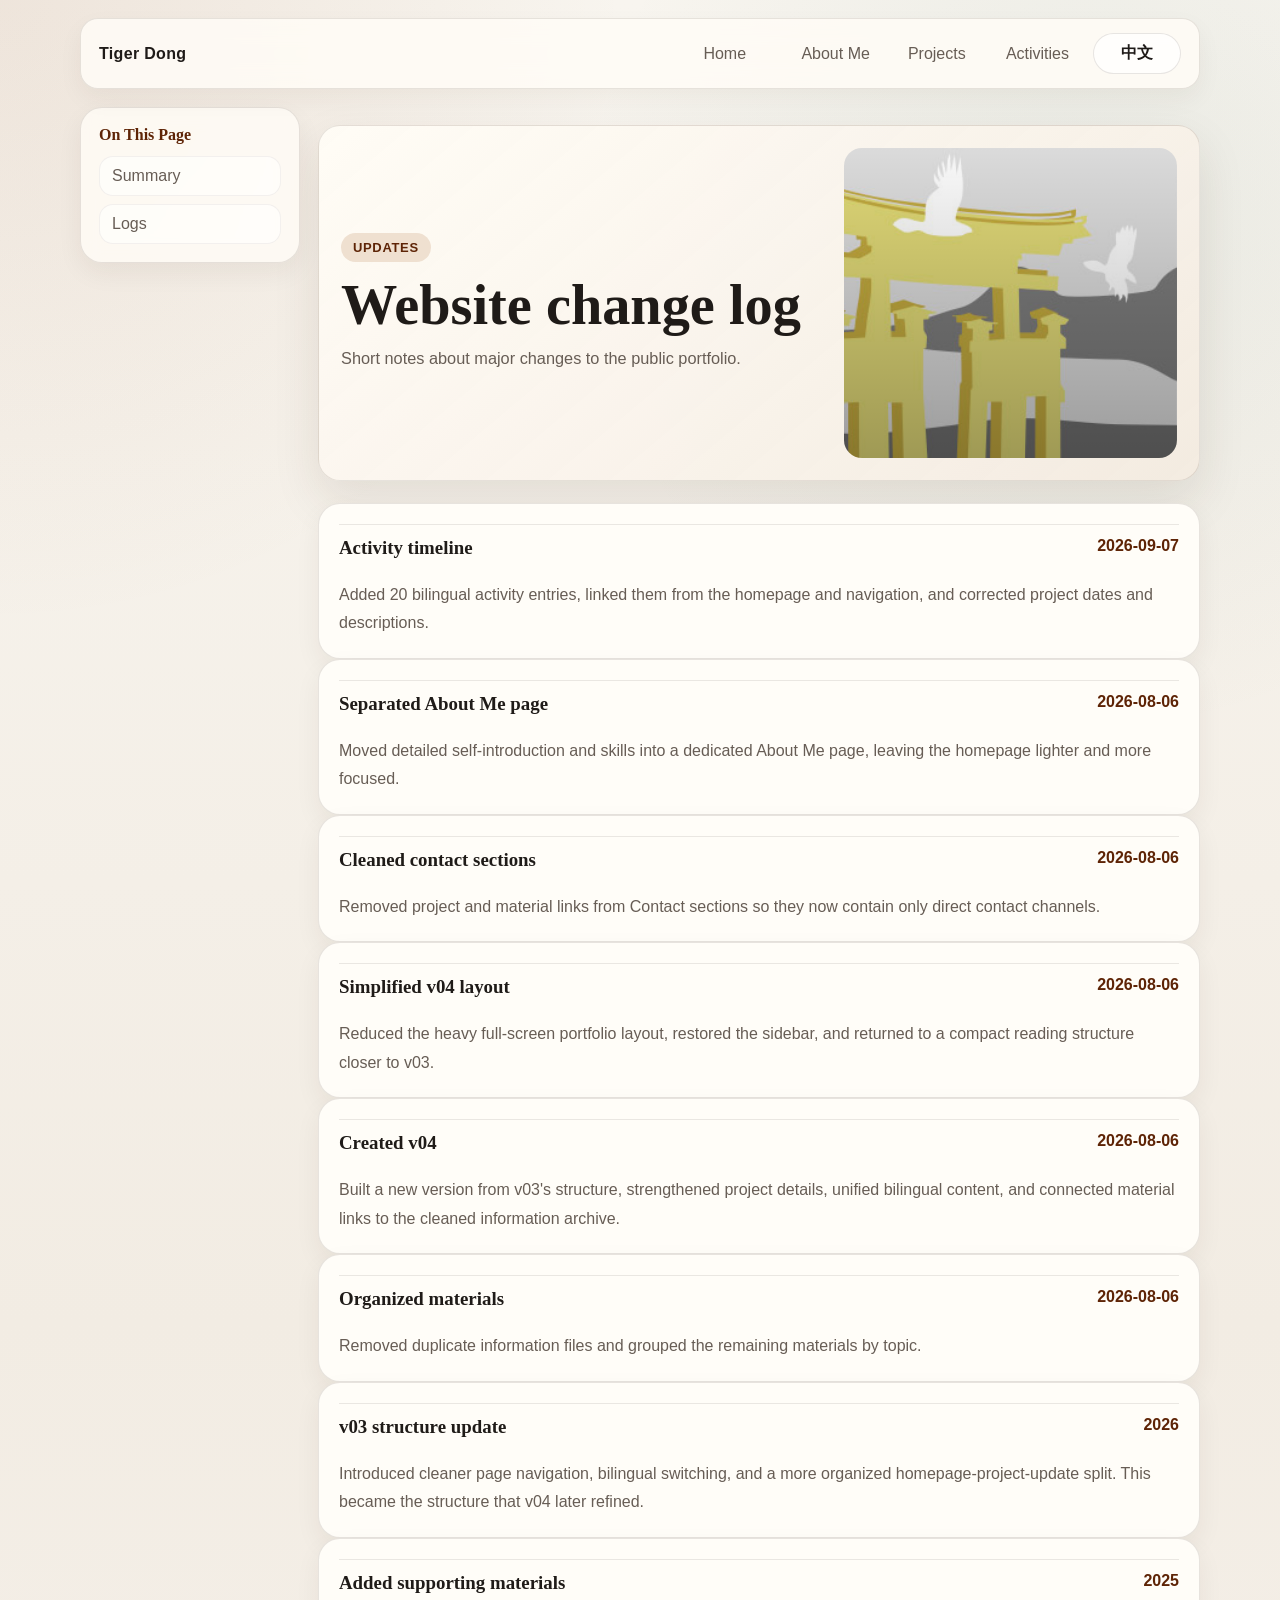
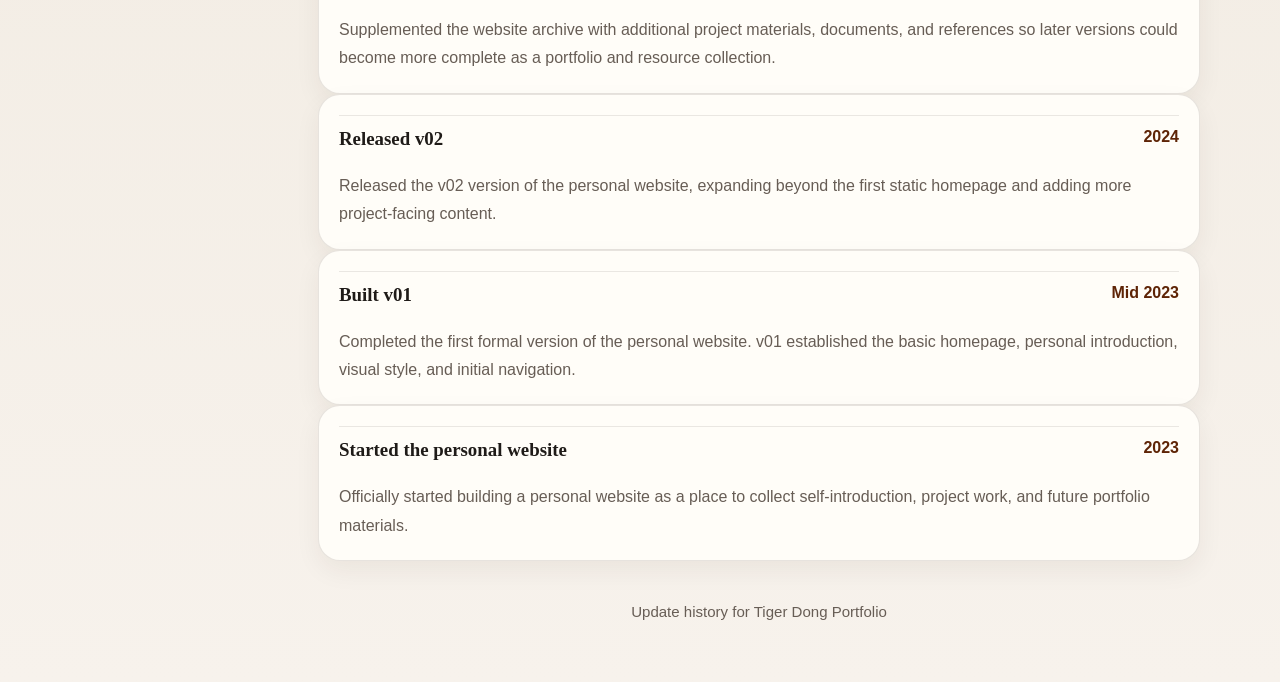
<file: history_update.html>
<!DOCTYPE html>
<html lang="en">
<head>
  <meta charset="UTF-8">
  <meta name="viewport" content="width=device-width, initial-scale=1.0">
  <meta name="description" content="Website update history for Tiger Dong Portfolio.">
  <title>Site Updates | Tiger Dong</title>
  <link rel="stylesheet" href="assets/style.css">
  <meta name="robots" content="noindex">
  <meta name="theme-color" content="#8a3f12">
  <link rel="canonical" href="https://tiger-dong.github.io/personal_webpage_TD/history_update.html">
  <link rel="icon" href="assets/favicon.svg" type="image/svg+xml">
</head>
<body class="locale-en">
  <div class="wrap">
    <header class="topbar">
      <a class="brand" href="index.html">Tiger Dong</a>
      <div class="topbar-actions">
        <nav class="nav" aria-label="Main navigation">
          <a href="index.html"><span class="lang-en">Home</span><span class="lang-zh">主页</span></a>
          <a href="about.html"><span class="lang-en">About Me</span><span class="lang-zh">个人介绍</span></a>
          <a href="project_interface.html"><span class="lang-en">Projects</span><span class="lang-zh">项目</span></a>
          <a href="activities.html"><span class="lang-en">Activities</span><span class="lang-zh">活动经历</span></a>
        </nav>
        <button class="lang-toggle" type="button" data-lang-toggle>中文</button>
      </div>
    </header>

    <div class="page-layout">
      <aside class="sidebar">
        <h3><span class="lang-en">On This Page</span><span class="lang-zh">当前页面</span></h3>
        <nav class="sidebar-nav">
          <a href="#summary"><span class="lang-en">Summary</span><span class="lang-zh">摘要</span></a>
          <a href="#logs"><span class="lang-en">Logs</span><span class="lang-zh">记录</span></a>
        </nav>
      </aside>

      <main class="main-content">
        <section class="hero" id="summary">
          <div class="hero-copy">
            <span class="eyebrow"><span class="lang-en">UPDATES</span><span class="lang-zh">更新记录</span></span>
            <h1><span class="lang-en">Website change log</span><span class="lang-zh">网站更新记录</span></h1>
            <p>
              <span class="lang-en">Short notes about major changes to the public portfolio.</span>
              <span class="lang-zh">这里简要记录公开作品集在结构、内容和界面上的重要调整。</span>
            </p>
          </div>
          <div class="hero-visual updates" role="img" aria-label="Update visual"></div>
        </section>

        <section class="section" id="logs">
          <div class="log-card">
            <div class="log-top">
              <h3><span class="lang-en">Activity timeline</span><span class="lang-zh">活动经历时间线</span></h3>
              <div class="date">2026-09-07</div>
            </div>
            <p><span class="lang-en">Added 20 bilingual activity entries, linked them from the homepage and navigation, and corrected project dates and descriptions.</span><span class="lang-zh">新增 20 条双语活动经历，接入首页与导航，并校正项目时间和描述。</span></p>
          </div>
          <div class="log-card">
            <div class="log-top">
              <h3><span class="lang-en">Separated About Me page</span><span class="lang-zh">独立个人介绍页</span></h3>
              <div class="date">2026-08-06</div>
            </div>
            <p>
              <span class="lang-en">Moved detailed self-introduction and skills into a dedicated About Me page, leaving the homepage lighter and more focused.</span>
              <span class="lang-zh">将详细自我介绍和技能内容移动到独立的个人介绍页，让主页更轻量、更聚焦。</span>
            </p>
          </div>

          <div class="log-card">
            <div class="log-top">
              <h3><span class="lang-en">Cleaned contact sections</span><span class="lang-zh">清理联系方式区块</span></h3>
              <div class="date">2026-08-06</div>
            </div>
            <p>
              <span class="lang-en">Removed project and material links from Contact sections so they now contain only direct contact channels.</span>
              <span class="lang-zh">从联系方式区块中移除项目和资料入口，现在只保留实际联系方式。</span>
            </p>
          </div>

          <div class="log-card">
            <div class="log-top">
              <h3><span class="lang-en">Simplified v04 layout</span><span class="lang-zh">简化 v04 布局</span></h3>
              <div class="date">2026-08-06</div>
            </div>
            <p>
              <span class="lang-en">Reduced the heavy full-screen portfolio layout, restored the sidebar, and returned to a compact reading structure closer to v03.</span>
              <span class="lang-zh">削弱过重的全屏作品集布局，恢复侧边栏，并回到更接近 v03 的紧凑阅读结构。</span>
            </p>
          </div>

          <div class="log-card">
            <div class="log-top">
              <h3><span class="lang-en">Created v04</span><span class="lang-zh">创建 v04</span></h3>
              <div class="date">2026-08-06</div>
            </div>
            <p>
              <span class="lang-en">Built a new version from v03's structure, strengthened project details, unified bilingual content, and connected material links to the cleaned information archive.</span>
              <span class="lang-zh">基于 v03 创建新版本，补强项目详情，统一中英文内容，并把资料入口连接到整理后的 information 资料库。</span>
            </p>
          </div>

          <div class="log-card">
            <div class="log-top">
              <h3><span class="lang-en">Organized materials</span><span class="lang-zh">整理资料</span></h3>
              <div class="date">2026-08-06</div>
            </div>
            <p>
              <span class="lang-en">Removed duplicate information files and grouped the remaining materials by topic.</span>
              <span class="lang-zh">移除重复资料，并将剩余文件按主题分类。</span>
            </p>
          </div>

          <div class="log-card">
            <div class="log-top">
              <h3><span class="lang-en">v03 structure update</span><span class="lang-zh">v03 结构更新</span></h3>
              <div class="date">2026</div>
            </div>
            <p>
              <span class="lang-en">Introduced cleaner page navigation, bilingual switching, and a more organized homepage-project-update split. This became the structure that v04 later refined.</span>
              <span class="lang-zh">引入更清晰的页面导航、双语切换，以及主页、项目页、更新页的结构划分。这一结构也成为后续 v04 继续优化的基础。</span>
            </p>
          </div>

          <div class="log-card">
            <div class="log-top">
              <h3><span class="lang-en">Added supporting materials</span><span class="lang-zh">补充项目资料</span></h3>
              <div class="date">2025</div>
            </div>
            <p>
              <span class="lang-en">Supplemented the website archive with additional project materials, documents, and references so later versions could become more complete as a portfolio and resource collection.</span>
              <span class="lang-zh">为网站归档补充项目资料、文档和参考内容，使后续版本能够逐渐从展示页面扩展为更完整的作品集与资料库。</span>
            </p>
          </div>

          <div class="log-card">
            <div class="log-top">
              <h3><span class="lang-en">Released v02</span><span class="lang-zh">推出 v02 版本</span></h3>
              <div class="date">2024</div>
            </div>
            <p>
              <span class="lang-en">Released the v02 version of the personal website, expanding beyond the first static homepage and adding more project-facing content.</span>
              <span class="lang-zh">推出个人网页 v02 版本，在第一版静态主页的基础上继续扩展，并加入更多面向项目展示的内容。</span>
            </p>
          </div>

          <div class="log-card">
            <div class="log-top">
              <h3><span class="lang-en">Built v01</span><span class="lang-zh">完成 v01 版本</span></h3>
              <div class="date">Mid 2023</div>
            </div>
            <p>
              <span class="lang-en">Completed the first formal version of the personal website. v01 established the basic homepage, personal introduction, visual style, and initial navigation.</span>
              <span class="lang-zh">正式做出个人网页的第一个版本 v01，初步建立主页、个人介绍、视觉风格和基础导航。</span>
            </p>
          </div>

          <div class="log-card">
            <div class="log-top">
              <h3><span class="lang-en">Started the personal website</span><span class="lang-zh">启动个人网页构建</span></h3>
              <div class="date">2023</div>
            </div>
            <p>
              <span class="lang-en">Officially started building a personal website as a place to collect self-introduction, project work, and future portfolio materials.</span>
              <span class="lang-zh">正式开始构建个人网页，用于整理个人介绍、项目经历和后续作品集资料。</span>
            </p>
          </div>
        </section>

        <footer class="footer">
          <span class="lang-en">Update history for Tiger Dong Portfolio</span>
          <span class="lang-zh">Tiger Dong 作品集 更新记录</span>
        </footer>
      </main>
    </div>
  </div>
  <script src="assets/script.js"></script>
</body>
</html>
</file>
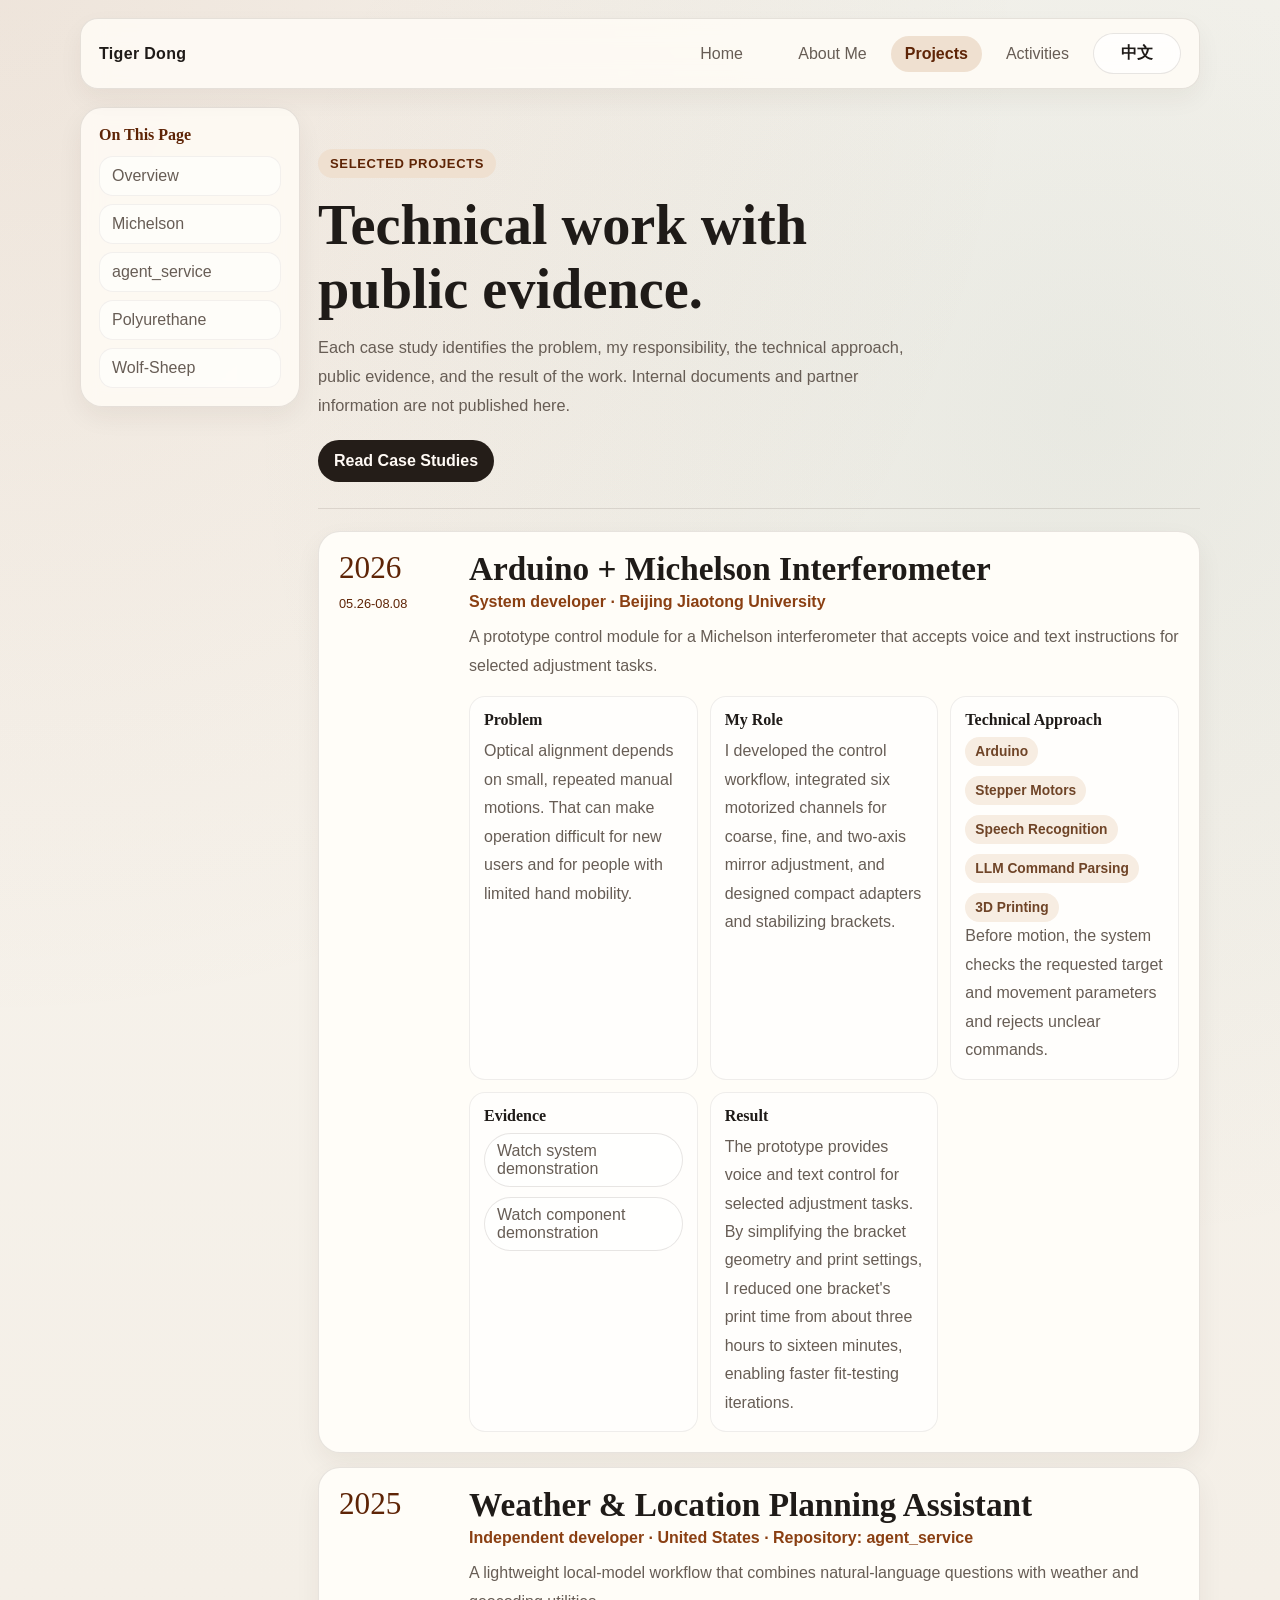
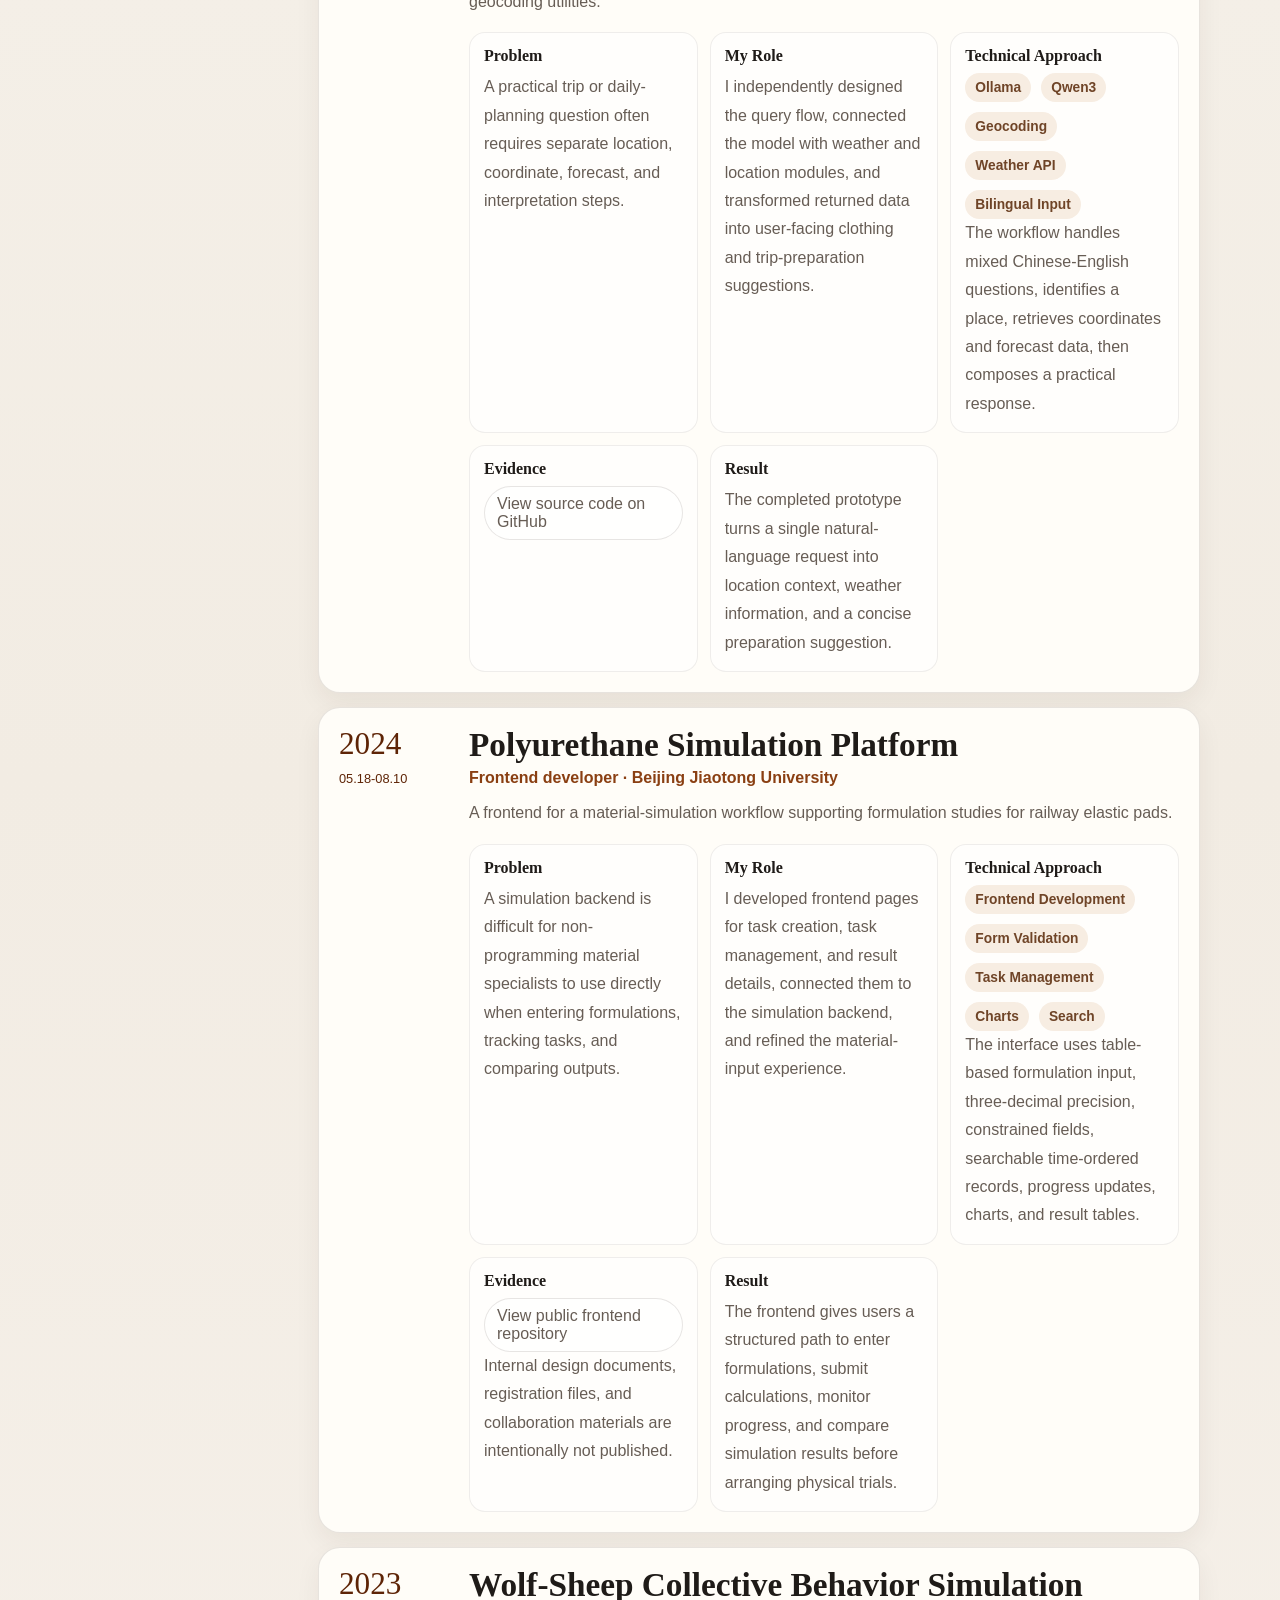
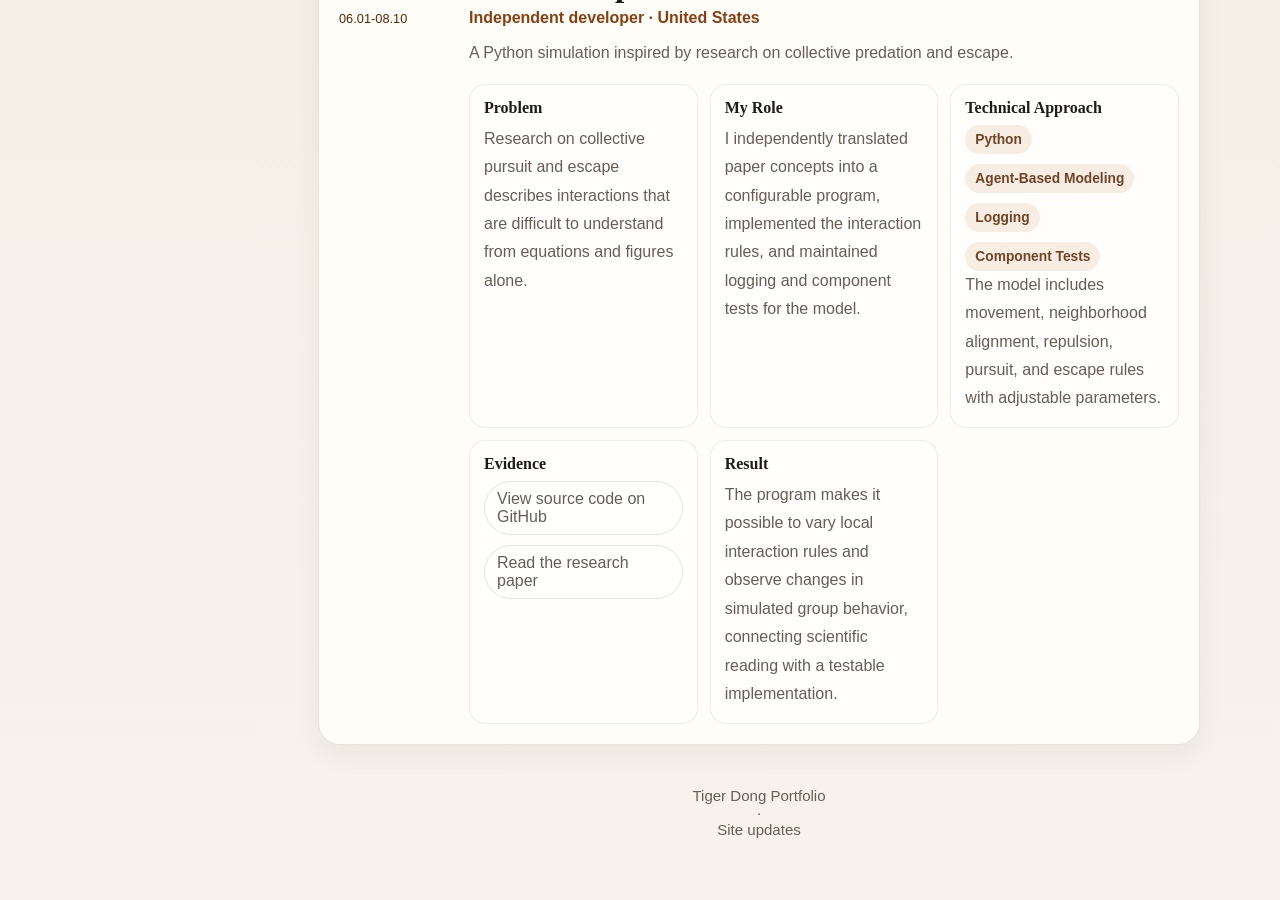
<file: project_interface.html>
<!DOCTYPE html>
<html lang="en">
<head>
  <meta charset="UTF-8">
  <meta name="viewport" content="width=device-width, initial-scale=1.0">
  <meta name="description" content="Selected engineering and software projects by Tiger Dong, including public technical evidence.">
  <title>Tiger Dong | Projects</title>
  <link rel="stylesheet" href="assets/style.css">
  <meta name="theme-color" content="#8a3f12">
  <link rel="canonical" href="https://tiger-dong.github.io/personal_webpage_TD/project_interface.html">
  <meta property="og:type" content="website">
  <meta property="og:title" content="Tiger Dong | Selected Projects">
  <meta property="og:description" content="Engineering and software case studies with public technical evidence.">
  <meta property="og:url" content="https://tiger-dong.github.io/personal_webpage_TD/project_interface.html">
  <meta name="twitter:card" content="summary">
  <link rel="icon" href="assets/favicon.svg" type="image/svg+xml">
</head>
<body class="locale-en">
  <div class="wrap">
    <header class="topbar">
      <a class="brand" href="index.html">Tiger Dong</a>
      <div class="topbar-actions">
        <nav class="nav" aria-label="Main navigation">
          <a href="index.html"><span class="lang-en">Home</span><span class="lang-zh">主页</span></a>
          <a href="about.html"><span class="lang-en">About Me</span><span class="lang-zh">个人介绍</span></a>
          <a class="active" href="project_interface.html"><span class="lang-en">Projects</span><span class="lang-zh">项目</span></a>
          <a href="activities.html"><span class="lang-en">Activities</span><span class="lang-zh">活动经历</span></a>
        </nav>
        <button class="lang-toggle" type="button" data-lang-toggle>中文</button>
      </div>
    </header>

    <div class="page-layout">
      <aside class="sidebar">
        <h3><span class="lang-en">On This Page</span><span class="lang-zh">当前页面</span></h3>
        <nav class="sidebar-nav">
          <a href="#overview"><span class="lang-en">Overview</span><span class="lang-zh">概览</span></a>
          <a href="#michelson">Michelson</a>
          <a href="#agent-service">agent_service</a>
          <a href="#polyurethane"><span class="lang-en">Polyurethane</span><span class="lang-zh">聚氨酯平台</span></a>
          <a href="#wolf-sheep"><span class="lang-en">Wolf-Sheep</span><span class="lang-zh">狼羊模拟</span></a>
        </nav>
      </aside>

      <main class="main-content">
        <section class="activity-intro page-intro" id="overview">
          <div class="hero-copy">
            <span class="eyebrow"><span class="lang-en">SELECTED PROJECTS</span><span class="lang-zh">代表项目</span></span>
            <h1><span class="lang-en">Technical work with public evidence.</span><span class="lang-zh">以公开证据呈现技术实践。</span></h1>
            <p><span class="lang-en">Each case study identifies the problem, my responsibility, the technical approach, public evidence, and the result of the work. Internal documents and partner information are not published here.</span><span class="lang-zh">每个案例均说明问题、我的职责、技术路径、公开证据与完成结果。本站不公开内部文档或合作方信息。</span></p>
            <div class="actions"><a class="button primary" href="#michelson"><span class="lang-en">Read Case Studies</span><span class="lang-zh">阅读项目案例</span></a></div>
          </div>
        </section>

        <section class="section" id="project-list">
          <article class="project-detail" id="michelson">
            <div class="year">2026<small>05.26-08.08</small></div>
            <div>
              <h2>Arduino + Michelson Interferometer</h2>
              <div class="role"><span class="lang-en">System developer · Beijing Jiaotong University</span><span class="lang-zh">系统开发 · 北京交通大学</span></div>
              <p><span class="lang-en">A prototype control module for a Michelson interferometer that accepts voice and text instructions for selected adjustment tasks.</span><span class="lang-zh">面向迈克耳孙干涉仪的原型控制模块，可通过语音与文字指令完成部分调节任务。</span></p>
              <div class="detail-grid">
                <section class="detail-box"><h4><span class="lang-en">Problem</span><span class="lang-zh">问题</span></h4><p><span class="lang-en">Optical alignment depends on small, repeated manual motions. That can make operation difficult for new users and for people with limited hand mobility.</span><span class="lang-zh">光学调节依赖细微、重复的手动操作，对初学者和手部活动受限的使用者均可能构成障碍。</span></p></section>
                <section class="detail-box"><h4><span class="lang-en">My Role</span><span class="lang-zh">我的职责</span></h4><p><span class="lang-en">I developed the control workflow, integrated six motorized channels for coarse, fine, and two-axis mirror adjustment, and designed compact adapters and stabilizing brackets.</span><span class="lang-zh">我开发控制流程，集成六路电机以完成粗调、细调与镜面双轴调节，并设计紧凑的转接件和稳定支架。</span></p></section>
                <section class="detail-box"><h4><span class="lang-en">Technical Approach</span><span class="lang-zh">技术路径</span></h4><div class="chips"><span class="chip">Arduino</span><span class="chip">Stepper Motors</span><span class="chip">Speech Recognition</span><span class="chip">LLM Command Parsing</span><span class="chip">3D Printing</span></div><p><span class="lang-en">Before motion, the system checks the requested target and movement parameters and rejects unclear commands.</span><span class="lang-zh">系统会在运动前检查目标与运动参数，并拒绝含义不明确的指令。</span></p></section>
                <section class="detail-box"><h4><span class="lang-en">Evidence</span><span class="lang-zh">公开证据</span></h4><div class="material-links"><a href="https://youtu.be/soUNO5ICLBM" target="_blank" rel="noreferrer"><span class="lang-en">Watch system demonstration</span><span class="lang-zh">观看系统演示</span></a><a href="https://youtu.be/Xa32R2NpT-M" target="_blank" rel="noreferrer"><span class="lang-en">Watch component demonstration</span><span class="lang-zh">观看组件演示</span></a></div></section>
                <section class="detail-box"><h4><span class="lang-en">Result</span><span class="lang-zh">结果</span></h4><p><span class="lang-en">The prototype provides voice and text control for selected adjustment tasks. By simplifying the bracket geometry and print settings, I reduced one bracket's print time from about three hours to sixteen minutes, enabling faster fit-testing iterations.</span><span class="lang-zh">该原型已能以语音和文字控制指定调节任务。通过简化支架结构并调整打印参数，我将单个支架的打印时间从约三小时缩短至十六分钟，便于更快地进行装配测试与迭代。</span></p></section>
              </div>
            </div>
          </article>

          <article class="project-detail" id="agent-service">
            <div class="year">2025</div>
            <div>
              <h2><span class="lang-en">Weather &amp; Location Planning Assistant</span><span class="lang-zh">天气与地点规划助手</span></h2>
              <div class="role"><span class="lang-en">Independent developer · United States · Repository: agent_service</span><span class="lang-zh">独立开发 · 美国 · 仓库：agent_service</span></div>
              <p><span class="lang-en">A lightweight local-model workflow that combines natural-language questions with weather and geocoding utilities.</span><span class="lang-zh">将自然语言提问与天气、地理编码工具结合的轻量本地模型工作流。</span></p>
              <div class="detail-grid">
                <section class="detail-box"><h4><span class="lang-en">Problem</span><span class="lang-zh">问题</span></h4><p><span class="lang-en">A practical trip or daily-planning question often requires separate location, coordinate, forecast, and interpretation steps.</span><span class="lang-zh">一次日常出行或规划提问，往往需要分别查询地点、坐标、天气预报并理解结果。</span></p></section>
                <section class="detail-box"><h4><span class="lang-en">My Role</span><span class="lang-zh">我的职责</span></h4><p><span class="lang-en">I independently designed the query flow, connected the model with weather and location modules, and transformed returned data into user-facing clothing and trip-preparation suggestions.</span><span class="lang-zh">我独立设计查询流程，将模型与天气、地点模块连接，并把返回数据转化为穿着和出行准备建议。</span></p></section>
                <section class="detail-box"><h4><span class="lang-en">Technical Approach</span><span class="lang-zh">技术路径</span></h4><div class="chips"><span class="chip">Ollama</span><span class="chip">Qwen3</span><span class="chip">Geocoding</span><span class="chip">Weather API</span><span class="chip">Bilingual Input</span></div><p><span class="lang-en">The workflow handles mixed Chinese-English questions, identifies a place, retrieves coordinates and forecast data, then composes a practical response.</span><span class="lang-zh">该流程可处理中英文混合提问，识别地点、查询经纬度与天气预报，并生成实用回复。</span></p></section>
                <section class="detail-box"><h4><span class="lang-en">Evidence</span><span class="lang-zh">公开证据</span></h4><div class="material-links"><a href="https://github.com/Tiger-Dong/agent_service" target="_blank" rel="noreferrer"><span class="lang-en">View source code on GitHub</span><span class="lang-zh">在 GitHub 查看源代码</span></a></div></section>
                <section class="detail-box"><h4><span class="lang-en">Result</span><span class="lang-zh">结果</span></h4><p><span class="lang-en">The completed prototype turns a single natural-language request into location context, weather information, and a concise preparation suggestion.</span><span class="lang-zh">完成的原型可将一次自然语言请求转化为地点信息、天气数据和简洁的出行准备建议。</span></p></section>
              </div>
            </div>
          </article>

          <article class="project-detail" id="polyurethane">
            <div class="year">2024<small>05.18-08.10</small></div>
            <div>
              <h2><span class="lang-en">Polyurethane Simulation Platform</span><span class="lang-zh">聚氨酯材料模拟平台</span></h2>
              <div class="role"><span class="lang-en">Frontend developer · Beijing Jiaotong University</span><span class="lang-zh">前端开发 · 北京交通大学</span></div>
              <p><span class="lang-en">A frontend for a material-simulation workflow supporting formulation studies for railway elastic pads.</span><span class="lang-zh">服务于铁路弹性垫板配方研究的材料模拟工作流前端。</span></p>
              <div class="detail-grid">
                <section class="detail-box"><h4><span class="lang-en">Problem</span><span class="lang-zh">问题</span></h4><p><span class="lang-en">A simulation backend is difficult for non-programming material specialists to use directly when entering formulations, tracking tasks, and comparing outputs.</span><span class="lang-zh">材料专业人员若直接使用模拟后台，在输入配方、跟踪任务和比较结果时会面临较高使用门槛。</span></p></section>
                <section class="detail-box"><h4><span class="lang-en">My Role</span><span class="lang-zh">我的职责</span></h4><p><span class="lang-en">I developed frontend pages for task creation, task management, and result details, connected them to the simulation backend, and refined the material-input experience.</span><span class="lang-zh">我开发任务创建、任务管理和结果详情页面，将其连接到模拟后台，并完善材料输入体验。</span></p></section>
                <section class="detail-box"><h4><span class="lang-en">Technical Approach</span><span class="lang-zh">技术路径</span></h4><div class="chips"><span class="chip">Frontend Development</span><span class="chip">Form Validation</span><span class="chip">Task Management</span><span class="chip">Charts</span><span class="chip">Search</span></div><p><span class="lang-en">The interface uses table-based formulation input, three-decimal precision, constrained fields, searchable time-ordered records, progress updates, charts, and result tables.</span><span class="lang-zh">界面采用表格式配方输入、三位小数精度和字段约束，并提供可检索的时间排序记录、进度更新、图表和结果表格。</span></p></section>
                <section class="detail-box"><h4><span class="lang-en">Evidence</span><span class="lang-zh">公开证据</span></h4><div class="material-links"><a href="https://github.com/Tiger-Dong/lab-frontend" target="_blank" rel="noreferrer"><span class="lang-en">View public frontend repository</span><span class="lang-zh">查看公开前端仓库</span></a></div><p><span class="lang-en">Internal design documents, registration files, and collaboration materials are intentionally not published.</span><span class="lang-zh">内部设计文档、登记文件和合作材料均不在本站公开。</span></p></section>
                <section class="detail-box"><h4><span class="lang-en">Result</span><span class="lang-zh">结果</span></h4><p><span class="lang-en">The frontend gives users a structured path to enter formulations, submit calculations, monitor progress, and compare simulation results before arranging physical trials.</span><span class="lang-zh">该前端为用户提供了输入配方、提交计算、监控进度和比较模拟结果的结构化流程，帮助在安排实体试验前完成初步比较。</span></p></section>
              </div>
            </div>
          </article>

          <article class="project-detail" id="wolf-sheep">
            <div class="year">2023<small>06.01-08.10</small></div>
            <div>
              <h2><span class="lang-en">Wolf-Sheep Collective Behavior Simulation</span><span class="lang-zh">狼羊群体行为模拟</span></h2>
              <div class="role"><span class="lang-en">Independent developer · United States</span><span class="lang-zh">独立开发 · 美国</span></div>
              <p><span class="lang-en">A Python simulation inspired by research on collective predation and escape.</span><span class="lang-zh">受群体捕食与逃逸研究启发而完成的 Python 仿真项目。</span></p>
              <div class="detail-grid">
                <section class="detail-box"><h4><span class="lang-en">Problem</span><span class="lang-zh">问题</span></h4><p><span class="lang-en">Research on collective pursuit and escape describes interactions that are difficult to understand from equations and figures alone.</span><span class="lang-zh">群体追逐与逃逸研究中的互动关系，单靠公式和论文图表不易直观理解。</span></p></section>
                <section class="detail-box"><h4><span class="lang-en">My Role</span><span class="lang-zh">我的职责</span></h4><p><span class="lang-en">I independently translated paper concepts into a configurable program, implemented the interaction rules, and maintained logging and component tests for the model.</span><span class="lang-zh">我独立将论文概念转化为可配置程序，实现交互规则，并为模型保留日志和组件测试。</span></p></section>
                <section class="detail-box"><h4><span class="lang-en">Technical Approach</span><span class="lang-zh">技术路径</span></h4><div class="chips"><span class="chip">Python</span><span class="chip">Agent-Based Modeling</span><span class="chip">Logging</span><span class="chip">Component Tests</span></div><p><span class="lang-en">The model includes movement, neighborhood alignment, repulsion, pursuit, and escape rules with adjustable parameters.</span><span class="lang-zh">模型包含移动、邻域对齐、排斥、追逐和逃逸规则，并允许调整参数。</span></p></section>
                <section class="detail-box"><h4><span class="lang-en">Evidence</span><span class="lang-zh">公开证据</span></h4><div class="material-links"><a href="https://github.com/Tiger-Dong/wolf_sheep" target="_blank" rel="noreferrer"><span class="lang-en">View source code on GitHub</span><span class="lang-zh">在 GitHub 查看源代码</span></a><a href="https://harvest.aps.org/v2/journals/articles/10.1103/PhysRevLett.109.118104/fulltext" target="_blank" rel="noreferrer"><span class="lang-en">Read the research paper</span><span class="lang-zh">阅读参考论文</span></a></div></section>
                <section class="detail-box"><h4><span class="lang-en">Result</span><span class="lang-zh">结果</span></h4><p><span class="lang-en">The program makes it possible to vary local interaction rules and observe changes in simulated group behavior, connecting scientific reading with a testable implementation.</span><span class="lang-zh">该程序可以改变局部交互规则并观察模拟群体行为的变化，将论文阅读与可测试的实现连接起来。</span></p></section>
              </div>
            </div>
          </article>
        </section>

        <footer class="footer"><span class="lang-en">Tiger Dong Portfolio</span><span class="lang-zh">Tiger Dong 作品集</span><span class="footer-divider" aria-hidden="true">·</span><a class="footer-update" href="history_update.html"><span class="lang-en">Site updates</span><span class="lang-zh">网站更新</span></a></footer>
      </main>
    </div>
  </div>
  <script src="assets/script.js"></script>
</body>
</html>
</file>
<file: assets/style.css>
:root {
  --surface: rgba(255, 252, 246, 0.94);
  --surface-strong: #fffdf8;
  --surface-tint: rgba(244, 235, 224, 0.78);
  --ink: #1f1b18;
  --muted: #675d55;
  --line: rgba(56, 44, 35, 0.12);
  --accent: #8a3f12;
  --accent-soft: #efe0d0;
  --accent-deep: #5e2406;
  --accent-dark: #241d18;
  --green: #3e6f61;
  --gold: #c59b4a;
  --shadow: 0 20px 48px rgba(55, 38, 24, 0.10);
  --shadow-soft: 0 10px 26px rgba(55, 38, 24, 0.06);
  --radius: 22px;
  --max: 1120px;
}

* {
  box-sizing: border-box;
}

html {
  scroll-behavior: smooth;
  scroll-padding-top: var(--header-offset, 110px);
}

body {
  margin: 0;
  color: var(--ink);
  background:
    radial-gradient(circle at top left, rgba(138, 63, 18, 0.09), transparent 24%),
    radial-gradient(circle at 85% 10%, rgba(62, 111, 97, 0.08), transparent 22%),
    linear-gradient(180deg, #f8f5ef 0%, #f2ece3 58%, #f7f2ec 100%);
  font-family: "Avenir Next", "PingFang SC", "Noto Sans SC", "Segoe UI", sans-serif;
}

a {
  color: inherit;
  text-decoration: none;
}

.lang-zh {
  display: none;
}

body.locale-zh .lang-en {
  display: none;
}

body.locale-zh .lang-zh {
  display: block;
}

body.locale-en .lang-en {
  display: block;
}

body.locale-en .lang-zh {
  display: none;
}

.inline-lang .lang-en,
.inline-lang .lang-zh,
a .lang-en,
a .lang-zh,
button .lang-en,
button .lang-zh,
.chip .lang-en,
.chip .lang-zh {
  display: inline;
}

body.locale-zh .inline-lang .lang-en,
body.locale-zh a .lang-en,
body.locale-zh button .lang-en,
body.locale-zh .chip .lang-en {
  display: none;
}

body.locale-en .inline-lang .lang-zh,
body.locale-en a .lang-zh,
body.locale-en button .lang-zh,
body.locale-en .chip .lang-zh {
  display: none;
}

.wrap {
  width: min(var(--max), calc(100% - 28px));
  margin: 18px auto 44px;
}

.topbar {
  position: sticky;
  top: 14px;
  z-index: 10;
  display: flex;
  align-items: center;
  justify-content: space-between;
  gap: 16px;
  padding: 14px 18px;
  border: 1px solid var(--line);
  border-radius: 18px;
  background: rgba(255, 252, 246, 0.86);
  box-shadow: 0 10px 24px rgba(55, 38, 24, 0.05);
  backdrop-filter: blur(12px);
}

.brand {
  font-weight: 800;
  letter-spacing: 0.02em;
}

.topbar-actions,
.nav {
  display: flex;
  align-items: center;
  gap: 10px;
}

.nav {
  flex-wrap: wrap;
}

.nav a,
.lang-toggle {
  flex-shrink: 0;
  min-width: 88px;
  padding: 9px 14px;
  border-radius: 999px;
  color: var(--muted);
  font: inherit;
}

.nav a.active,
.nav a:hover,
.lang-toggle:hover {
  background: var(--accent-soft);
  color: var(--accent-deep);
  font-weight: 700;
}

.lang-toggle {
  border: 1px solid var(--line);
  background: rgba(255, 255, 255, 0.72);
  cursor: pointer;
  color: var(--ink);
  font-weight: 700;
}

.page-layout {
  display: grid;
  grid-template-columns: 220px minmax(0, 1fr);
  gap: 18px;
  margin-top: 18px;
  align-items: start;
}

.sidebar {
  position: sticky;
  top: var(--header-offset, 110px);
  padding: 18px;
  border: 1px solid var(--line);
  border-radius: 22px;
  background: rgba(255, 252, 246, 0.84);
  box-shadow: var(--shadow-soft);
  backdrop-filter: blur(10px);
}

.sidebar h3 {
  margin: 0 0 12px;
  color: var(--accent-deep);
  font-size: 1rem;
}

.sidebar-nav {
  display: grid;
  gap: 8px;
}

.sidebar-nav a {
  display: block;
  padding: 10px 12px;
  border: 1px solid rgba(56, 44, 35, 0.06);
  border-radius: 14px;
  color: var(--muted);
  background: rgba(255, 255, 255, 0.58);
}

.sidebar-nav a:hover {
  color: var(--accent-deep);
  background: var(--accent-soft);
}

.main-content {
  min-width: 0;
}

h1,
h2,
h3,
h4 {
  font-family: "Iowan Old Style", Georgia, "Songti SC", "Times New Roman", serif;
  letter-spacing: 0;
}

h1 {
  margin: 16px 0 12px;
  max-width: 760px;
  font-size: clamp(2.45rem, 4.4vw, 4.6rem);
  line-height: 0.96;
}

h2 {
  margin: 0;
  font-size: clamp(1.55rem, 2.6vw, 2.35rem);
  line-height: 1.05;
}

p {
  margin: 0;
  color: var(--muted);
  line-height: 1.78;
}

.eyebrow {
  display: inline-flex;
  padding: 7px 12px;
  border-radius: 999px;
  background: var(--accent-soft);
  color: var(--accent-deep);
  font-size: 13px;
  font-weight: 800;
  letter-spacing: 0.05em;
}

.hero,
.card,
.project-card,
.project-detail,
.contact-card,
.log-card {
  border: 1px solid var(--line);
  border-radius: var(--radius);
  background: linear-gradient(140deg, rgba(255, 252, 246, 0.96), rgba(244, 235, 224, 0.88));
  box-shadow: var(--shadow);
}

.hero {
  display: grid;
  grid-template-columns: minmax(0, 1.05fr) minmax(260px, 0.72fr);
  gap: 18px;
  margin-top: 18px;
  padding: 22px;
}

.hero-copy {
  align-self: center;
}

.hero-copy p {
  max-width: 720px;
  font-size: 1.02rem;
}

body.locale-en .hero-copy p,
body.locale-en .section-head p,
body.locale-en .card p {
  max-width: 620px;
}

.hero-visual {
  min-height: 310px;
  border-radius: 18px;
  background-image:
    linear-gradient(180deg, rgba(0, 0, 0, 0.02), rgba(0, 0, 0, 0.30)),
    url("../images/2022-06-1918.20.50.png");
  background-position: center;
  background-size: cover;
}

.hero-visual.projects {
  background-image:
    linear-gradient(180deg, rgba(0, 0, 0, 0.02), rgba(0, 0, 0, 0.30)),
    url("../images/pexelsphoto3978928.jpeg");
}

.hero-visual.updates {
  background-image:
    linear-gradient(180deg, rgba(0, 0, 0, 0.02), rgba(0, 0, 0, 0.30)),
    url("../images/3.jpeg");
}

.actions,
.chips,
.material-links {
  display: flex;
  flex-wrap: wrap;
  gap: 10px;
}

.actions {
  margin-top: 22px;
}

.button {
  display: inline-flex;
  align-items: center;
  justify-content: center;
  min-height: 42px;
  padding: 11px 16px;
  border-radius: 999px;
  font-weight: 800;
}

.button.primary {
  color: #fffaf5;
  background: var(--accent-dark);
}

.button.secondary {
  border: 1px solid var(--line);
  color: var(--muted);
  background: rgba(255, 255, 255, 0.62);
}

.section {
  margin-top: 22px;
}

.section-head {
  display: flex;
  align-items: end;
  justify-content: space-between;
  gap: 18px;
  margin-bottom: 14px;
}

.section-head p {
  max-width: 460px;
}

.grid {
  display: grid;
  grid-template-columns: repeat(3, minmax(0, 1fr));
  gap: 14px;
}

.grid.two {
  grid-template-columns: repeat(2, minmax(0, 1fr));
}

.card,
.contact-card,
.log-card {
  padding: 20px;
  background: var(--surface-strong);
  box-shadow: var(--shadow-soft);
}

.card h3,
.project-card h3,
.log-card h3 {
  margin: 0 0 10px;
  font-size: 1.18rem;
}

.project-card {
  overflow: hidden;
  background: var(--surface-strong);
  box-shadow: var(--shadow-soft);
}

.project-media {
  min-height: 156px;
  background-image:
    linear-gradient(180deg, rgba(0, 0, 0, 0), rgba(0, 0, 0, 0.22)),
    url("../images/pexels-photo-3914752.jpeg");
  background-position: center;
  background-size: cover;
}

.project-media.agent {
  background-image:
    linear-gradient(180deg, rgba(0, 0, 0, 0), rgba(0, 0, 0, 0.22)),
    url("../images/pexelsphoto3978928.jpeg");
}

.project-body {
  padding: 18px;
}

.chip {
  display: inline-flex;
  align-items: center;
  min-height: 29px;
  padding: 7px 10px;
  border-radius: 999px;
  color: #6f4427;
  background: #f7ede2;
  font-size: 0.86rem;
  font-weight: 700;
}

.project-detail {
  display: grid;
  grid-template-columns: 112px minmax(0, 1fr);
  gap: 18px;
  padding: 20px;
  background: var(--surface-strong);
  box-shadow: var(--shadow-soft);
}

.project-detail + .project-detail {
  margin-top: 14px;
}

.year {
  color: var(--accent-deep);
  font-family: "Iowan Old Style", Georgia, "Songti SC", "Times New Roman", serif;
  font-size: 1.95rem;
  line-height: 1;
}

.year small {
  display: block;
  margin-top: 10px;
  font: 0.8rem/1.5 "Avenir Next", sans-serif;
  white-space: nowrap;
}

.role {
  margin: 6px 0 12px;
  color: var(--accent);
  font-weight: 800;
}

.detail-grid {
  display: grid;
  grid-template-columns: repeat(3, minmax(0, 1fr));
  gap: 12px;
  margin-top: 16px;
}

.detail-box {
  padding: 14px;
  border: 1px solid rgba(56, 44, 35, 0.08);
  border-radius: 16px;
  background: rgba(255, 255, 255, 0.62);
}

.detail-box h4 {
  margin: 0 0 8px;
  font-size: 1rem;
}

.detail-box ul {
  margin: 0;
  padding-left: 18px;
  color: var(--muted);
  line-height: 1.72;
}

.contact-row,
.log-top {
  display: flex;
  justify-content: space-between;
  gap: 16px;
  padding: 12px 0;
  border-top: 1px solid rgba(56, 44, 35, 0.10);
}

.contact-row:first-child {
  border-top: 0;
}

.contact-row a,
.contact-row span {
  color: var(--muted);
  text-align: right;
  word-break: break-word;
}

.date {
  color: var(--accent-deep);
  font-weight: 800;
  white-space: nowrap;
}

.material-links a {
  padding: 8px 12px;
  border: 1px solid var(--line);
  border-radius: 999px;
  color: var(--muted);
  background: rgba(255, 255, 255, 0.68);
}

.footer {
  margin-top: 24px;
  padding: 18px;
  color: var(--muted);
  text-align: center;
  font-size: 0.94rem;
}

.activity-intro {
  padding: clamp(24px, 4vw, 42px) 0 26px;
  border-bottom: 1px solid var(--line);
}

.activity-intro h1 {
  font-size: clamp(2.35rem, 4.4vw, 3.8rem);
  line-height: 1.13;
  text-wrap: balance;
}

.activity-intro p { max-width: 64ch; }

.activity-index {
  display: flex;
  align-items: baseline;
  flex-wrap: wrap;
  gap: 10px 18px;
  margin-top: 25px;
  font-size: 0.8rem;
  color: var(--muted);
}

.activity-index > span:first-child {
  color: var(--accent-deep);
  font-weight: 700;
  font-variant-numeric: tabular-nums;
}

.activity-year { margin-top: 38px; }
.activity-year > h2 {
  margin: 0 0 20px;
  color: var(--accent-deep);
  font-size: 2.3rem;
}

.activity-timeline {
  margin: 0 0 0 8px;
  padding: 0 0 0 27px;
  list-style: none;
  border-left: 1px solid rgba(138, 63, 18, 0.25);
}

.activity-timeline > li { position: relative; padding-bottom: 18px; }
.activity-timeline > li::before {
  content: "";
  position: absolute;
  top: 29px;
  left: -32px;
  width: 9px;
  height: 9px;
  border-radius: 50%;
  background: var(--accent);
  box-shadow: 0 0 0 5px #f7f2ec;
}

.activity-entry {
  padding: clamp(20px, 3vw, 30px);
  background: var(--surface-strong);
  border: 1px solid var(--line);
  border-radius: 18px;
  box-shadow: var(--shadow-soft);
}

.activity-meta {
  display: flex;
  flex-wrap: wrap;
  align-items: center;
  justify-content: space-between;
  gap: 8px 16px;
  color: var(--muted);
  font-size: 0.8rem;
  font-variant-numeric: tabular-nums;
}

.activity-category { color: var(--green); font-weight: 700; }
.activity-entry h3 {
  margin: 14px 0 8px;
  font-size: clamp(1.3rem, 2.4vw, 1.7rem);
  line-height: 1.25;
  text-wrap: balance;
}

.activity-entry .activity-role {
  margin: 0 0 16px;
  font-size: 0.85rem;
  line-height: 1.65;
  color: var(--accent-deep);
}

.activity-entry p + p { margin-top: 12px; }
.activity-links {
  display: flex;
  flex-wrap: wrap;
  gap: 10px 22px;
  margin-top: 18px;
  font-size: 0.88rem;
  color: var(--accent-deep);
  font-weight: 700;
}

.activity-links a {
  text-decoration: underline;
  text-decoration-color: rgba(138, 63, 18, 0.35);
  text-underline-offset: 5px;
}

.activity-preview-date {
  display: block;
  margin-bottom: 14px;
  color: var(--green);
  font-size: 0.8rem;
  font-weight: 700;
}

.skip-link {
  position: fixed;
  top: -100px;
  left: 18px;
  z-index: 20;
  padding: 14px;
  background: var(--surface-strong);
}
.skip-link:focus { top: 18px; }
a:focus-visible, button:focus-visible {
  outline: 2px solid var(--accent);
  outline-offset: 4px;
}

@media (max-width: 920px) {
  .activities-page .sidebar-nav {
    grid-template-columns: repeat(auto-fit, minmax(65px, 1fr));
  }
  .page-layout,
  .hero,
  .grid,
  .grid.two,
  .detail-grid,
  .project-detail {
    grid-template-columns: 1fr;
  }

  .sidebar {
    position: static;
  }

  .hero-visual {
    min-height: 240px;
  }
}

@media (max-width: 640px) {
  .topbar { padding-right: 110px; }
  .lang-toggle { position: absolute; right: 14px; top: 14px; }
  .nav { gap: 4px; }
  .nav a { padding: 7px 9px; font-size: 0.86rem; }
  .activity-timeline { padding-left: 18px; }
  .activity-timeline > li::before { left: -23px; }
  .topbar,
  .topbar-actions,
  .section-head,
  .contact-row,
  .log-top {
    flex-direction: column;
    align-items: start;
  }

  .wrap {
    width: min(var(--max), calc(100% - 18px));
  }

  .hero,
  .card,
  .project-detail,
  .contact-card,
  .log-card {
    padding: 18px;
    border-radius: 20px;
  }

  .contact-row a,
  .contact-row span {
    text-align: left;
  }
}

@media (prefers-reduced-motion: reduce) {
  html { scroll-behavior: auto; }
}

.project-card[role="link"] {
  cursor: pointer;
}

.project-card[role="link"]:hover,
.project-card[role="link"]:focus-visible {
  border-color: var(--accent);
  transform: translateY(-3px);
}

.profile-facts {
  display: grid;
  gap: 10px;
  margin-top: 20px;
}

.profile-facts div {
  display: grid;
  gap: 3px;
  padding: 11px 13px;
  border-left: 3px solid var(--gold);
  background: rgba(255, 255, 255, 0.5);
}

.profile-facts strong { color: var(--accent-deep); font-size: 0.82rem; }
.profile-facts span { color: var(--muted); font-size: 0.9rem; line-height: 1.5; }
.feature-card { display: flex; flex-direction: column; }
.feature-index { color: var(--gold); font-size: 0.82rem; font-weight: 800; letter-spacing: 0.12em; }
.card-cta { margin-top: auto; padding-top: 16px; color: var(--accent-deep); font-size: 0.9rem; font-weight: 800; }
.card-cta:hover, .footer-update:hover { color: var(--accent); text-decoration: underline; text-underline-offset: 3px; }
.footer-divider { margin: 0 8px; }
.footer-update { color: var(--muted); }
.error-page { max-width: 900px; }

/* Text-first hero treatment for pages awaiting original portfolio imagery. */
.hero.hero-text {
  grid-template-columns: minmax(0, 1fr);
  min-height: 360px;
  overflow: hidden;
  position: relative;
}

.hero.hero-text::before,
.hero.hero-text::after {
  content: "";
  pointer-events: none;
  position: absolute;
  border-radius: 50%;
}

.hero.hero-text::before {
  right: -110px;
  bottom: -150px;
  width: 390px;
  height: 390px;
  border: 1px solid rgba(138, 63, 18, 0.18);
  box-shadow: 0 0 0 30px rgba(138, 63, 18, 0.04), 0 0 0 76px rgba(62, 111, 97, 0.035);
}

.hero.hero-text::after {
  top: 28px;
  right: 56px;
  width: 12px;
  height: 12px;
  background: var(--gold);
  box-shadow: 24px 22px 0 rgba(62, 111, 97, 0.45), -18px 38px 0 rgba(138, 63, 18, 0.22);
}

.hero.hero-text .hero-copy {
  max-width: 790px;
  position: relative;
  z-index: 1;
}

/* Use the activity timeline's editorial introduction style on text-first pages. */
.page-intro .hero-copy {
  max-width: 780px;
}

.page-intro .hero-copy > p {
  max-width: 66ch;
}

.page-intro .actions {
  margin-top: 20px;
}

.page-intro .profile-facts {
  gap: 8px;
  margin-top: 19px;
}

.page-intro .profile-facts div {
  grid-template-columns: 136px minmax(0, 1fr);
  gap: 12px;
  padding: 0;
  border-left: 0;
  background: transparent;
}

.page-intro .profile-facts strong {
  padding-top: 1px;
}

@media (max-width: 560px) {
  .page-intro .profile-facts div {
    grid-template-columns: 1fr;
    gap: 2px;
  }
}
</file>
